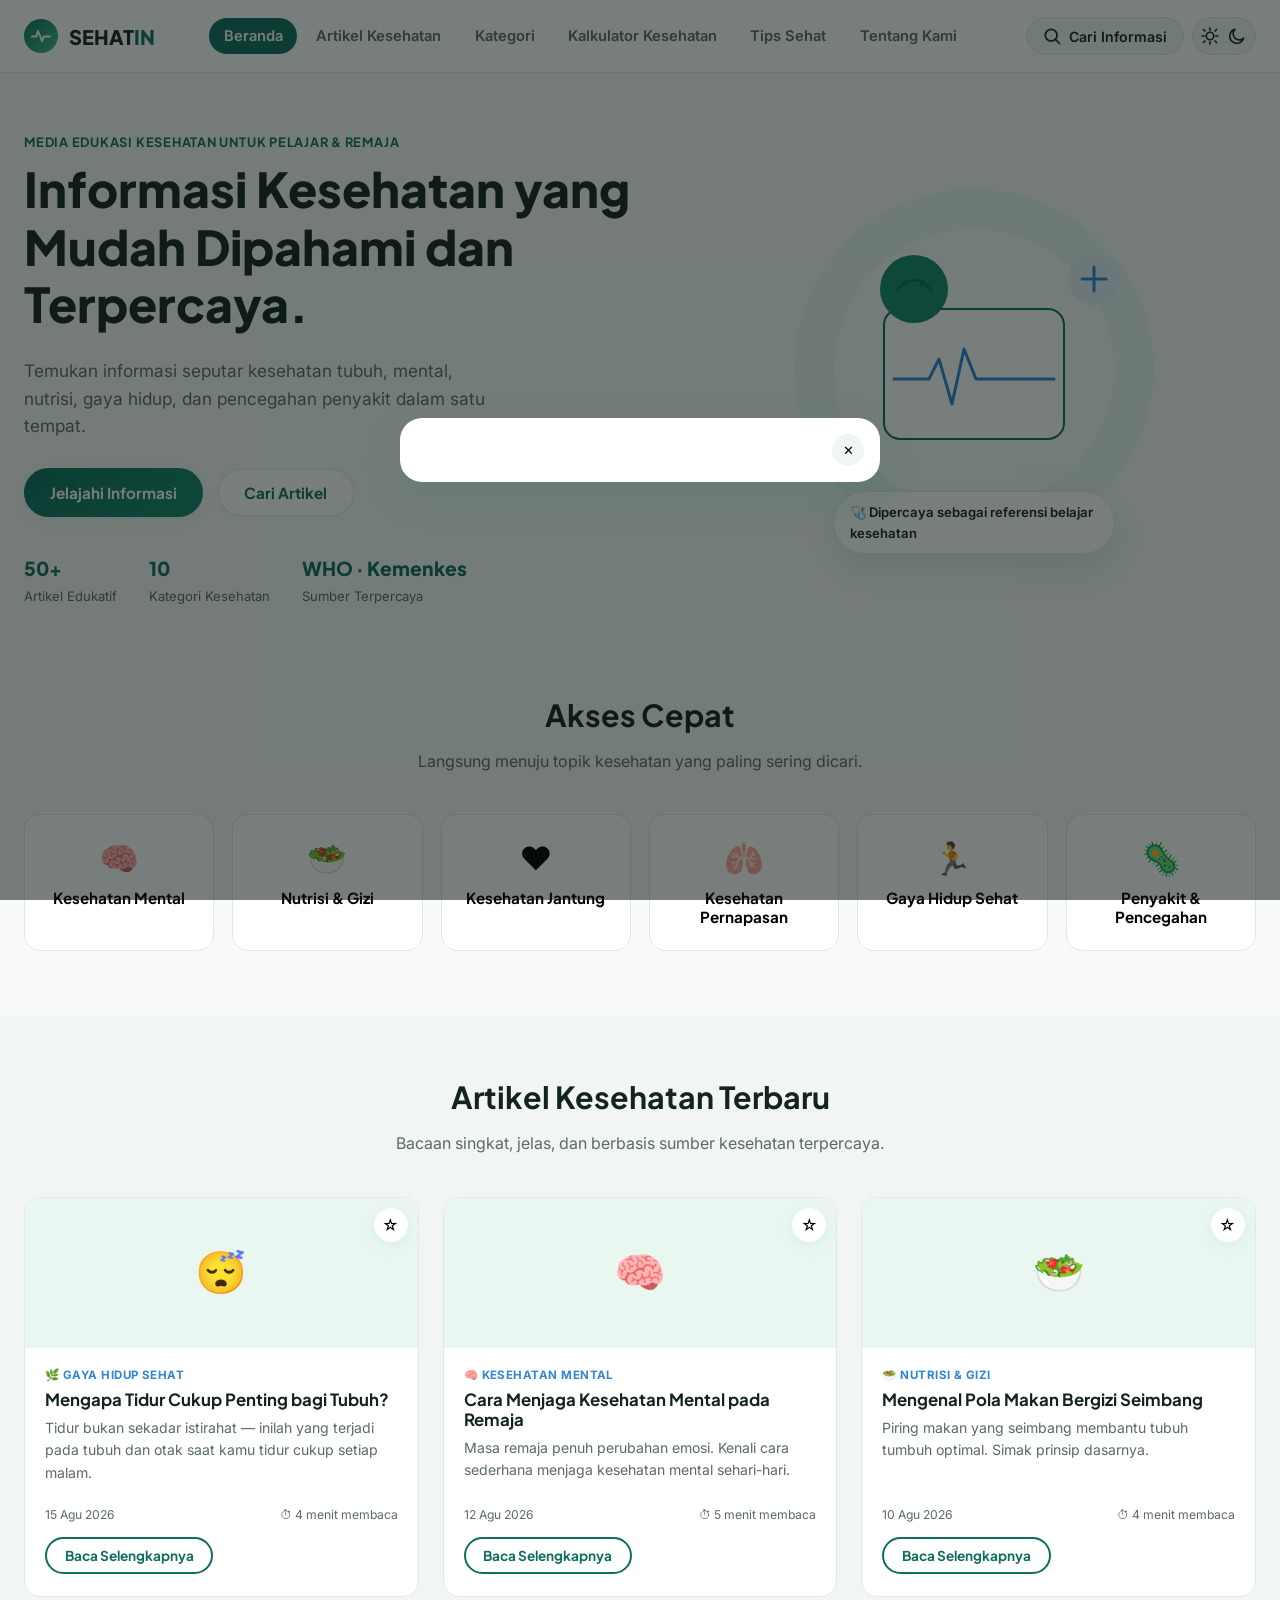
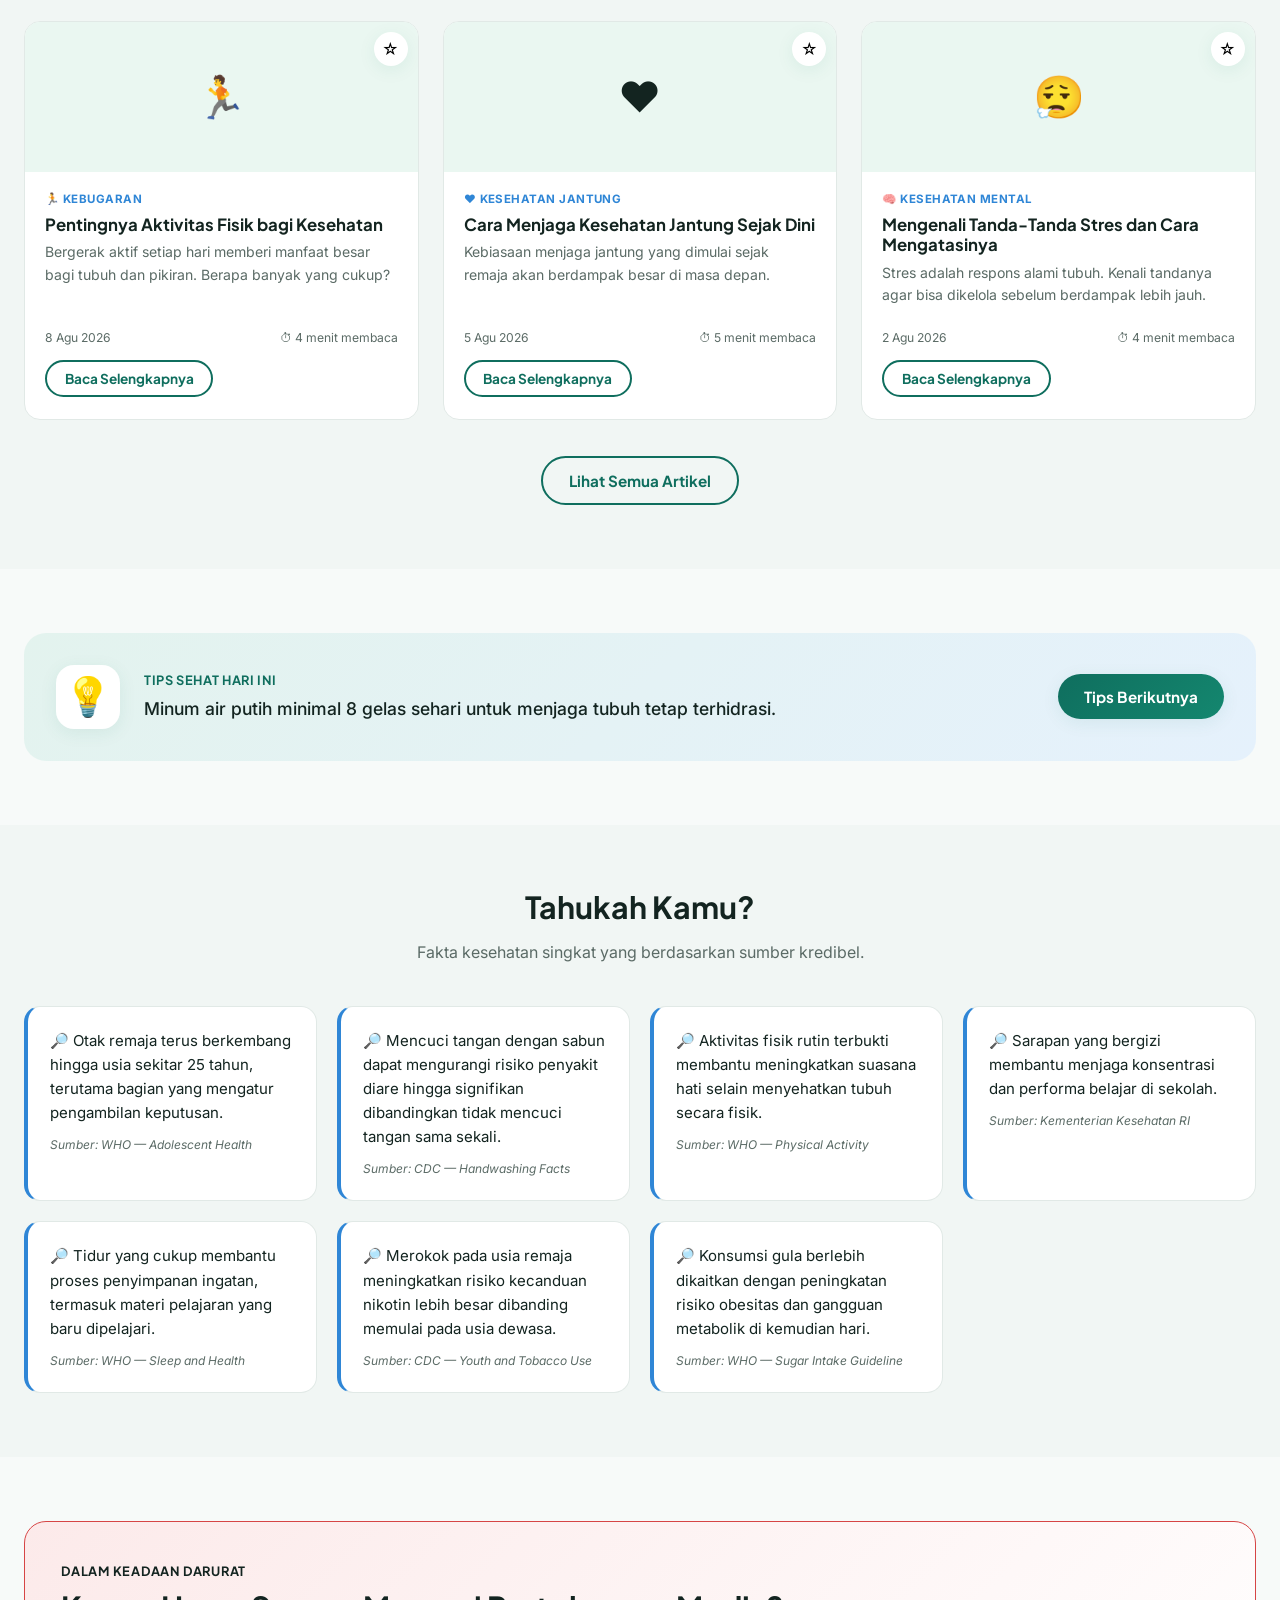
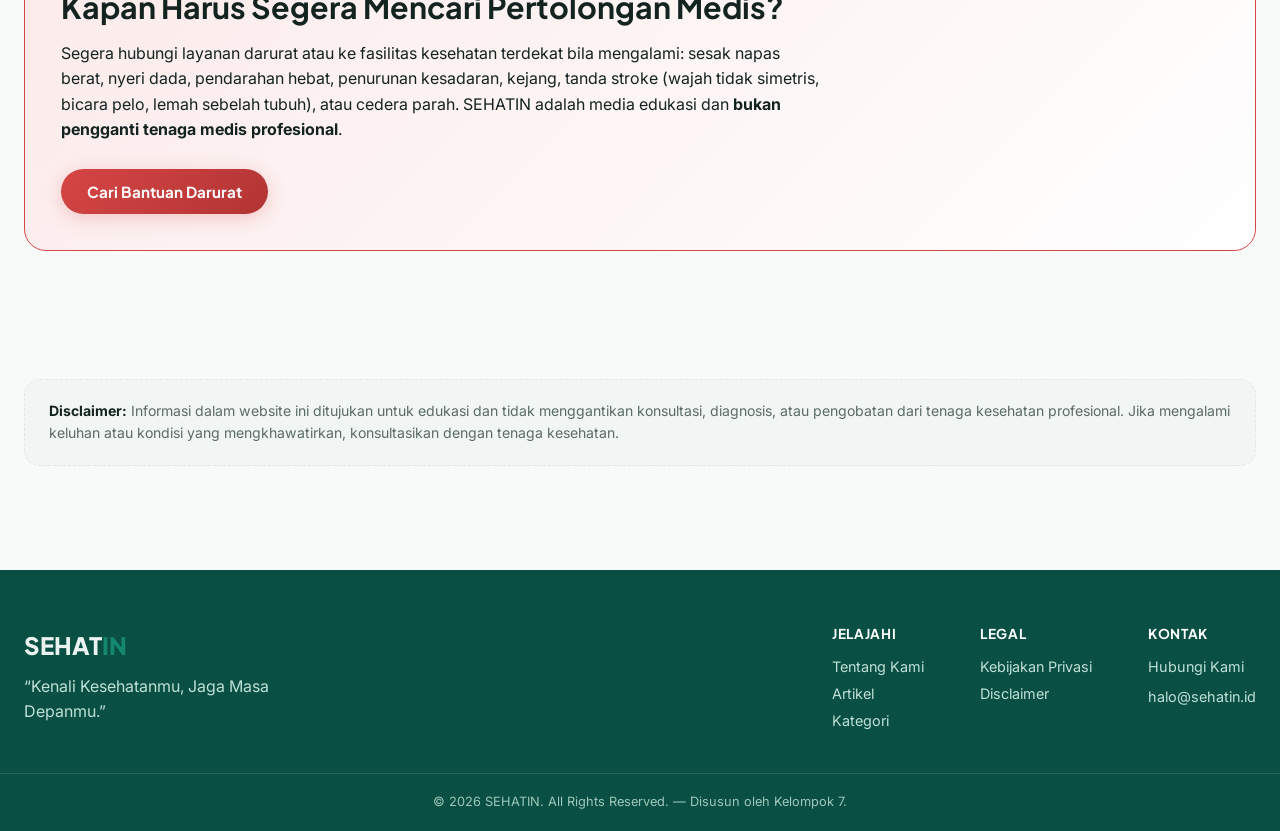
<file: index.html>
<!DOCTYPE html>
<html lang="id">
<head>
<meta charset="UTF-8">
<meta name="viewport" content="width=device-width, initial-scale=1.0">
<title>SEHATIN — Pusat Informasi Kesehatan</title>
<meta name="description" content="SEHATIN adalah pusat informasi kesehatan untuk pelajar dan remaja. Kenali kesehatanmu, jaga masa depanmu.">
<link rel="preconnect" href="https://fonts.googleapis.com">
<link rel="preconnect" href="https://fonts.gstatic.com" crossorigin>
<link href="https://fonts.googleapis.com/css2?family=Plus+Jakarta+Sans:wght@500;600;700;800&family=Inter:wght@400;500;600;700&display=swap" rel="stylesheet">
<link rel="stylesheet" href="style.css">
</head>
<body data-theme="light">

<a class="skip-link" href="#main">Lewati ke konten utama</a>

<!-- ============ NAVBAR ============ -->
<header class="navbar" id="navbar">
  <div class="nav-container">
    <button class="logo" data-view="home" aria-label="SEHATIN — kembali ke beranda">
      <svg class="logo-mark" width="34" height="34" viewBox="0 0 34 34" fill="none" aria-hidden="true">
        <circle cx="17" cy="17" r="17" fill="url(#logoGrad)"/>
        <path d="M8 17.5H12.2L14 12L18 22L20 17.5H26" stroke="white" stroke-width="2" stroke-linecap="round" stroke-linejoin="round" fill="none"/>
        <defs>
          <linearGradient id="logoGrad" x1="0" y1="0" x2="34" y2="34" gradientUnits="userSpaceOnUse">
            <stop stop-color="#0F6E5E"/>
            <stop offset="1" stop-color="#3FBF8F"/>
          </linearGradient>
        </defs>
      </svg>
      <span>SEHAT<em>IN</em></span>
    </button>

    <nav class="nav-links" id="navLinks" aria-label="Navigasi utama">
      <button class="nav-link active" data-view="home">Beranda</button>
      <button class="nav-link" data-view="artikel-list">Artikel Kesehatan</button>
      <button class="nav-link" data-view="kategori">Kategori</button>
      <button class="nav-link" data-view="kalkulator">Kalkulator Kesehatan</button>
      <button class="nav-link" data-view="tips">Tips Sehat</button>
      <button class="nav-link" data-view="tentang">Tentang Kami</button>
    </nav>

    <div class="nav-actions">
      <button class="icon-btn" id="searchToggle" aria-label="Cari informasi kesehatan" aria-expanded="false">
        <svg width="20" height="20" viewBox="0 0 24 24" fill="none" aria-hidden="true"><circle cx="11" cy="11" r="7" stroke="currentColor" stroke-width="2"/><path d="M21 21L16.65 16.65" stroke="currentColor" stroke-width="2" stroke-linecap="round"/></svg>
        <span class="icon-btn-label">Cari Informasi</span>
      </button>
      <button class="icon-btn icon-only" id="darkModeToggle" aria-label="Ganti mode gelap atau terang">
        <svg id="themeIconSun" width="20" height="20" viewBox="0 0 24 24" fill="none" aria-hidden="true"><circle cx="12" cy="12" r="4.5" stroke="currentColor" stroke-width="2"/><path d="M12 2.5V5M12 19V21.5M4.2 4.2L6 6M18 18L19.8 19.8M2.5 12H5M19 12H21.5M4.2 19.8L6 18M18 6L19.8 4.2" stroke="currentColor" stroke-width="2" stroke-linecap="round"/></svg>
        <svg id="themeIconMoon" width="20" height="20" viewBox="0 0 24 24" fill="none" aria-hidden="true" hidden><path d="M20 14.5A8.5 8.5 0 1 1 9.5 4a7 7 0 0 0 10.5 10.5Z" stroke="currentColor" stroke-width="2" stroke-linejoin="round"/></svg>
      </button>
      <button class="hamburger" id="hamburger" aria-label="Buka menu navigasi" aria-expanded="false" aria-controls="navLinks">
        <span></span><span></span><span></span>
      </button>
    </div>
  </div>

  <div class="search-panel" id="searchPanel" hidden>
    <div class="search-panel-inner">
      <svg width="20" height="20" viewBox="0 0 24 24" fill="none" aria-hidden="true"><circle cx="11" cy="11" r="7" stroke="currentColor" stroke-width="2"/><path d="M21 21L16.65 16.65" stroke="currentColor" stroke-width="2" stroke-linecap="round"/></svg>
      <input type="search" id="searchInput" placeholder="Cari: demam, stres, tidur, vitamin, olahraga..." aria-label="Kata kunci pencarian artikel kesehatan" autocomplete="off">
      <button id="searchClose" class="icon-btn icon-only" aria-label="Tutup pencarian">✕</button>
    </div>
    <div class="search-filters" id="searchFilters" role="group" aria-label="Filter kategori pencarian"></div>
    <div class="search-results" id="searchResults"></div>
  </div>
</header>

<main id="main">

<!-- ============ HOME VIEW ============ -->
<section class="view active" data-view-panel="home">

  <!-- HERO -->
  <section class="hero">
    <div class="hero-inner">
      <div class="hero-copy reveal">
        <p class="eyebrow">Media Edukasi Kesehatan untuk Pelajar &amp; Remaja</p>
        <h1>Informasi Kesehatan yang Mudah Dipahami dan Terpercaya.</h1>
        <p class="hero-sub">Temukan informasi seputar kesehatan tubuh, mental, nutrisi, gaya hidup, dan pencegahan penyakit dalam satu tempat.</p>
        <div class="hero-actions">
          <button class="btn btn-primary" data-view="artikel-list">Jelajahi Informasi</button>
          <button class="btn btn-ghost" id="heroSearchBtn">Cari Artikel</button>
        </div>
        <div class="hero-stats">
          <div class="hero-stat"><strong>50+</strong><span>Artikel Edukatif</span></div>
          <div class="hero-stat"><strong>10</strong><span>Kategori Kesehatan</span></div>
          <div class="hero-stat"><strong>WHO · Kemenkes</strong><span>Sumber Terpercaya</span></div>
        </div>
      </div>
      <div class="hero-visual reveal reveal-delay">
        <svg class="hero-illustration" viewBox="0 0 420 420" fill="none" xmlns="http://www.w3.org/2000/svg" aria-hidden="true">
          <circle cx="210" cy="210" r="180" fill="var(--accent-soft)"/>
          <circle cx="210" cy="210" r="140" fill="var(--surface)" opacity="0.6"/>
          <rect x="120" y="150" width="180" height="130" rx="16" fill="var(--surface)" stroke="var(--primary)" stroke-width="2"/>
          <circle cx="150" cy="130" r="34" fill="var(--primary-light)"/>
          <path d="M132 132q18 -22 36 0" stroke="var(--primary)" stroke-width="2.5" stroke-linecap="round" fill="none"/>
          <circle cx="142" cy="124" r="3" fill="var(--primary)"/>
          <circle cx="158" cy="124" r="3" fill="var(--primary)"/>
          <path id="ecgPath" class="ecg-line" d="M130 220 H165 L175 200 L188 245 L200 190 L212 220 H290" stroke="var(--secondary)" stroke-width="3" stroke-linecap="round" stroke-linejoin="round" fill="none"/>
          <circle cx="330" cy="120" r="26" fill="var(--secondary-soft)"/>
          <path d="M330 108v24M318 120h24" stroke="var(--secondary)" stroke-width="3" stroke-linecap="round"/>
          <circle cx="80" cy="300" r="22" fill="var(--primary-soft)"/>
          <path d="M80 291v18M71 300h18" stroke="var(--primary)" stroke-width="3" stroke-linecap="round"/>
        </svg>
        <div class="floating-badge">🩺 Dipercaya sebagai referensi belajar kesehatan</div>
      </div>
    </div>
  </section>

  <!-- QUICK ACCESS -->
  <section class="section">
    <div class="section-head">
      <h2>Akses Cepat</h2>
      <p>Langsung menuju topik kesehatan yang paling sering dicari.</p>
    </div>
    <div class="quick-grid" id="quickAccessGrid"></div>
  </section>

  <!-- ARTIKEL TERBARU -->
  <section class="section section-alt">
    <div class="section-head">
      <h2>Artikel Kesehatan Terbaru</h2>
      <p>Bacaan singkat, jelas, dan berbasis sumber kesehatan terpercaya.</p>
    </div>
    <div class="article-grid" id="latestArticleGrid"></div>
    <div class="section-cta">
      <button class="btn btn-outline" data-view="artikel-list">Lihat Semua Artikel</button>
    </div>
  </section>

  <!-- TIPS SEHAT HARI INI -->
  <section class="section">
    <div class="tips-card reveal-on-scroll">
      <div class="tips-icon">💡</div>
      <div class="tips-body">
        <p class="tips-label">Tips Sehat Hari Ini</p>
        <p class="tips-text" id="tipText">Memuat tips...</p>
      </div>
      <button class="btn btn-primary" id="nextTipBtn">Tips Berikutnya</button>
    </div>
  </section>

  <!-- HEALTH FACTS -->
  <section class="section section-alt">
    <div class="section-head">
      <h2>Tahukah Kamu?</h2>
      <p>Fakta kesehatan singkat yang berdasarkan sumber kredibel.</p>
    </div>
    <div class="facts-grid" id="factsGrid"></div>
  </section>

  <!-- EMERGENCY -->
  <section class="section">
    <div class="emergency-card reveal-on-scroll">
      <div class="emergency-text">
        <p class="eyebrow eyebrow-alert">Dalam Keadaan Darurat</p>
        <h2>Kapan Harus Segera Mencari Pertolongan Medis?</h2>
        <p>Segera hubungi layanan darurat atau ke fasilitas kesehatan terdekat bila mengalami: sesak napas berat, nyeri dada, pendarahan hebat, penurunan kesadaran, kejang, tanda stroke (wajah tidak simetris, bicara pelo, lemah sebelah tubuh), atau cedera parah. SEHATIN adalah media edukasi dan <strong>bukan pengganti tenaga medis profesional</strong>.</p>
        <button class="btn btn-alert" id="emergencyBtn">Cari Bantuan Darurat</button>
      </div>
    </div>
  </section>

  <!-- DISCLAIMER -->
  <section class="section">
    <div class="disclaimer-box">
      <strong>Disclaimer:</strong> Informasi dalam website ini ditujukan untuk edukasi dan tidak menggantikan konsultasi, diagnosis, atau pengobatan dari tenaga kesehatan profesional. Jika mengalami keluhan atau kondisi yang mengkhawatirkan, konsultasikan dengan tenaga kesehatan.
    </div>
  </section>

</section>

<!-- ============ ARTIKEL LIST VIEW ============ -->
<section class="view" data-view-panel="artikel-list">
  <div class="page-header">
    <p class="eyebrow">Artikel Kesehatan</p>
    <h1>Semua Artikel Kesehatan</h1>
    <p class="page-sub">Jelajahi seluruh artikel edukasi kesehatan, atau saring berdasarkan kategori favoritmu.</p>
  </div>
  <div class="section">
    <div class="filter-bar" id="categoryFilterBar" role="group" aria-label="Filter kategori artikel"></div>
    <div class="filter-toolbar">
      <p id="articleResultCount" class="result-count"></p>
      <button class="chip chip-toggle" id="favoriteToggleBtn" aria-pressed="false">⭐ Tampilkan Favorit Saja</button>
    </div>
    <div class="article-grid" id="allArticleGrid"></div>
    <p class="empty-state" id="articleEmptyState" hidden>Belum ada artikel yang cocok. Coba kata kunci atau kategori lain.</p>
  </div>
</section>

<!-- ============ ARTIKEL DETAIL VIEW ============ -->
<section class="view" data-view-panel="artikel-detail">
  <div class="reading-progress" id="readingProgress"></div>
  <article class="article-detail" id="articleDetailContent"></article>
</section>

<!-- ============ KATEGORI VIEW ============ -->
<section class="view" data-view-panel="kategori">
  <div class="page-header">
    <p class="eyebrow">Kategori</p>
    <h1>Kategori Kesehatan</h1>
    <p class="page-sub">Sepuluh topik utama untuk memahami tubuh dan pikiranmu lebih baik.</p>
  </div>
  <div class="section">
    <div class="category-grid" id="categoryGridFull"></div>
  </div>
</section>

<!-- ============ KALKULATOR VIEW ============ -->
<section class="view" data-view-panel="kalkulator">
  <div class="page-header">
    <p class="eyebrow">Kalkulator Kesehatan</p>
    <h1>Kalkulator Kesehatan</h1>
    <p class="page-sub">Alat bantu edukatif untuk mengenali kondisi tubuhmu secara umum.</p>
  </div>

  <div class="section">
    <div class="calc-disclaimer">⚠️ Hasil kalkulator di halaman ini hanya untuk <strong>edukasi</strong> dan bukan diagnosis medis. Untuk penilaian kesehatan yang akurat, konsultasikan dengan tenaga kesehatan profesional.</div>

    <div class="calc-grid">

      <!-- BMI -->
      <div class="calc-card">
        <h3>🧮 Kalkulator BMI (Indeks Massa Tubuh)</h3>
        <form id="bmiForm" novalidate>
          <div class="form-row">
            <label for="bmiWeight">Berat Badan (kg)</label>
            <input type="number" id="bmiWeight" min="1" max="400" step="0.1" required inputmode="decimal">
            <span class="field-error" id="bmiWeightError"></span>
          </div>
          <div class="form-row">
            <label for="bmiHeight">Tinggi Badan (cm)</label>
            <input type="number" id="bmiHeight" min="50" max="300" step="0.1" required inputmode="decimal">
            <span class="field-error" id="bmiHeightError"></span>
          </div>
          <button type="submit" class="btn btn-primary btn-block">Hitung BMI</button>
        </form>
        <div class="calc-result" id="bmiResult" hidden></div>
      </div>

      <!-- WATER -->
      <div class="calc-card">
        <h3>💧 Kalkulator Kebutuhan Air Harian</h3>
        <form id="waterForm" novalidate>
          <div class="form-row">
            <label for="waterWeight">Berat Badan (kg)</label>
            <input type="number" id="waterWeight" min="1" max="400" step="0.1" required inputmode="decimal">
            <span class="field-error" id="waterWeightError"></span>
          </div>
          <div class="form-row">
            <label for="waterActivity">Tingkat Aktivitas</label>
            <select id="waterActivity">
              <option value="1">Ringan (jarang berolahraga)</option>
              <option value="1.1">Sedang (olahraga 2–3x/minggu)</option>
              <option value="1.2">Aktif (olahraga hampir tiap hari)</option>
            </select>
          </div>
          <button type="submit" class="btn btn-primary btn-block">Hitung Kebutuhan Air</button>
        </form>
        <div class="calc-result" id="waterResult" hidden></div>
      </div>

      <!-- CALORIE -->
      <div class="calc-card">
        <h3>🔥 Kalkulator Kebutuhan Kalori Sederhana</h3>
        <form id="calorieForm" novalidate>
          <div class="form-row">
            <label for="calGender">Jenis Kelamin</label>
            <select id="calGender">
              <option value="male">Laki-laki</option>
              <option value="female">Perempuan</option>
            </select>
          </div>
          <div class="form-row">
            <label for="calWeight">Berat Badan (kg)</label>
            <input type="number" id="calWeight" min="1" max="400" step="0.1" required inputmode="decimal">
            <span class="field-error" id="calWeightError"></span>
          </div>
          <div class="form-row">
            <label for="calHeight">Tinggi Badan (cm)</label>
            <input type="number" id="calHeight" min="50" max="300" step="0.1" required inputmode="decimal">
            <span class="field-error" id="calHeightError"></span>
          </div>
          <div class="form-row">
            <label for="calAge">Usia (tahun)</label>
            <input type="number" id="calAge" min="5" max="120" step="1" required inputmode="numeric">
            <span class="field-error" id="calAgeError"></span>
          </div>
          <div class="form-row">
            <label for="calActivity">Tingkat Aktivitas</label>
            <select id="calActivity">
              <option value="1.2">Jarang berolahraga</option>
              <option value="1.375">Olahraga ringan 1–3x/minggu</option>
              <option value="1.55">Olahraga sedang 3–5x/minggu</option>
              <option value="1.725">Olahraga berat 6–7x/minggu</option>
            </select>
          </div>
          <button type="submit" class="btn btn-primary btn-block">Hitung Kebutuhan Kalori</button>
        </form>
        <div class="calc-result" id="calorieResult" hidden></div>
      </div>

      <!-- AGE -->
      <div class="calc-card">
        <h3>🎂 Kalkulator Usia</h3>
        <form id="ageForm" novalidate>
          <div class="form-row">
            <label for="birthDate">Tanggal Lahir</label>
            <input type="date" id="birthDate" required>
            <span class="field-error" id="birthDateError"></span>
          </div>
          <button type="submit" class="btn btn-primary btn-block">Hitung Usia</button>
        </form>
        <div class="calc-result" id="ageResult" hidden></div>
      </div>

    </div>
  </div>
</section>

<!-- ============ TIPS VIEW ============ -->
<section class="view" data-view-panel="tips">
  <div class="page-header">
    <p class="eyebrow">Tips Sehat</p>
    <h1>Tips Sehat Harian</h1>
    <p class="page-sub">Kebiasaan kecil yang konsisten membawa dampak besar bagi kesehatan jangka panjang.</p>
  </div>
  <div class="section">
    <div class="tips-card tips-card-full reveal-on-scroll">
      <div class="tips-icon">💡</div>
      <div class="tips-body">
        <p class="tips-label">Tips Pilihan</p>
        <p class="tips-text" id="tipTextFull">Memuat tips...</p>
      </div>
      <button class="btn btn-primary" id="nextTipBtnFull">Tips Berikutnya</button>
    </div>
    <div class="tips-list" id="allTipsList"></div>
  </div>
</section>

<!-- ============ TENTANG VIEW ============ -->
<section class="view" data-view-panel="tentang">
  <div class="page-header">
    <p class="eyebrow">Tentang Kami</p>
    <h1>Tentang SEHATIN</h1>
    <p class="page-sub">Kenali Kesehatanmu, Jaga Masa Depanmu.</p>
  </div>
  <div class="section about-grid">
    <div class="about-text">
      <h2>Misi Kami</h2>
      <p>SEHATIN adalah media edukasi kesehatan yang ditujukan bagi masyarakat umum, khususnya pelajar dan remaja. Kami menyajikan informasi seputar kesehatan tubuh, kesehatan mental, nutrisi, gaya hidup, dan pencegahan penyakit dengan bahasa yang sederhana dan mudah dipahami.</p>
      <p>Seluruh konten disusun dengan merujuk pada sumber kesehatan yang kredibel seperti WHO, Kementerian Kesehatan RI, dan CDC. SEHATIN tidak memberikan diagnosis maupun anjuran pengobatan — kami hanya menjadi titik awal untuk memahami kesehatanmu sebelum berkonsultasi dengan tenaga kesehatan profesional.</p>
      <h2>Tim Penyusun — Kelompok 7</h2>
      <ul class="team-list">
        <li>Dinda Maishilla</li>
        <li>Jaza Anil Chusna</li>
        <li>Muhammad Narda Nafis</li>
        <li>Putu Raditya</li>
      </ul>
    </div>
    <div class="about-contact">
      <h2>Hubungi Kami</h2>
      <p>Punya pertanyaan, masukan, atau ingin melaporkan informasi yang perlu diperbaiki? Kirim pesan kepada kami.</p>
      <form id="contactForm" novalidate>
        <div class="form-row">
          <label for="contactName">Nama</label>
          <input type="text" id="contactName" required>
          <span class="field-error" id="contactNameError"></span>
        </div>
        <div class="form-row">
          <label for="contactEmail">Email</label>
          <input type="email" id="contactEmail" required>
          <span class="field-error" id="contactEmailError"></span>
        </div>
        <div class="form-row">
          <label for="contactMessage">Pesan</label>
          <textarea id="contactMessage" rows="4" required></textarea>
          <span class="field-error" id="contactMessageError"></span>
        </div>
        <button type="submit" class="btn btn-primary btn-block">Kirim Pesan</button>
      </form>
    </div>
  </div>
</section>

</main>

<!-- ============ FOOTER ============ -->
<footer class="footer">
  <div class="footer-inner">
    <div class="footer-brand">
      <span class="logo-text">SEHAT<em>IN</em></span>
      <p>“Kenali Kesehatanmu, Jaga Masa Depanmu.”</p>
    </div>
    <div class="footer-links">
      <div class="footer-col">
        <h4>Jelajahi</h4>
        <button data-view="tentang">Tentang Kami</button>
        <button data-view="artikel-list">Artikel</button>
        <button data-view="kategori">Kategori</button>
      </div>
      <div class="footer-col">
        <h4>Legal</h4>
        <button data-footer-modal="privacy">Kebijakan Privasi</button>
        <button data-footer-modal="disclaimer">Disclaimer</button>
      </div>
      <div class="footer-col">
        <h4>Kontak</h4>
        <button data-view="tentang">Hubungi Kami</button>
        <span class="footer-static">halo@sehatin.id</span>
      </div>
    </div>
  </div>
  <div class="footer-bottom">© 2026 SEHATIN. All Rights Reserved. — Disusun oleh Kelompok 7.</div>
</footer>

<button class="scroll-top" id="scrollTopBtn" aria-label="Kembali ke atas halaman" hidden>↑</button>
<div class="toast-container" id="toastContainer" aria-live="polite" aria-atomic="true"></div>

<div class="modal-overlay" id="modalOverlay" hidden>
  <div class="modal" role="dialog" aria-modal="true" aria-labelledby="modalTitle">
    <button class="modal-close" id="modalClose" aria-label="Tutup jendela">✕</button>
    <div id="modalBody"></div>
  </div>
</div>

<script src="script.js"></script>
</body>
</html>
</file>
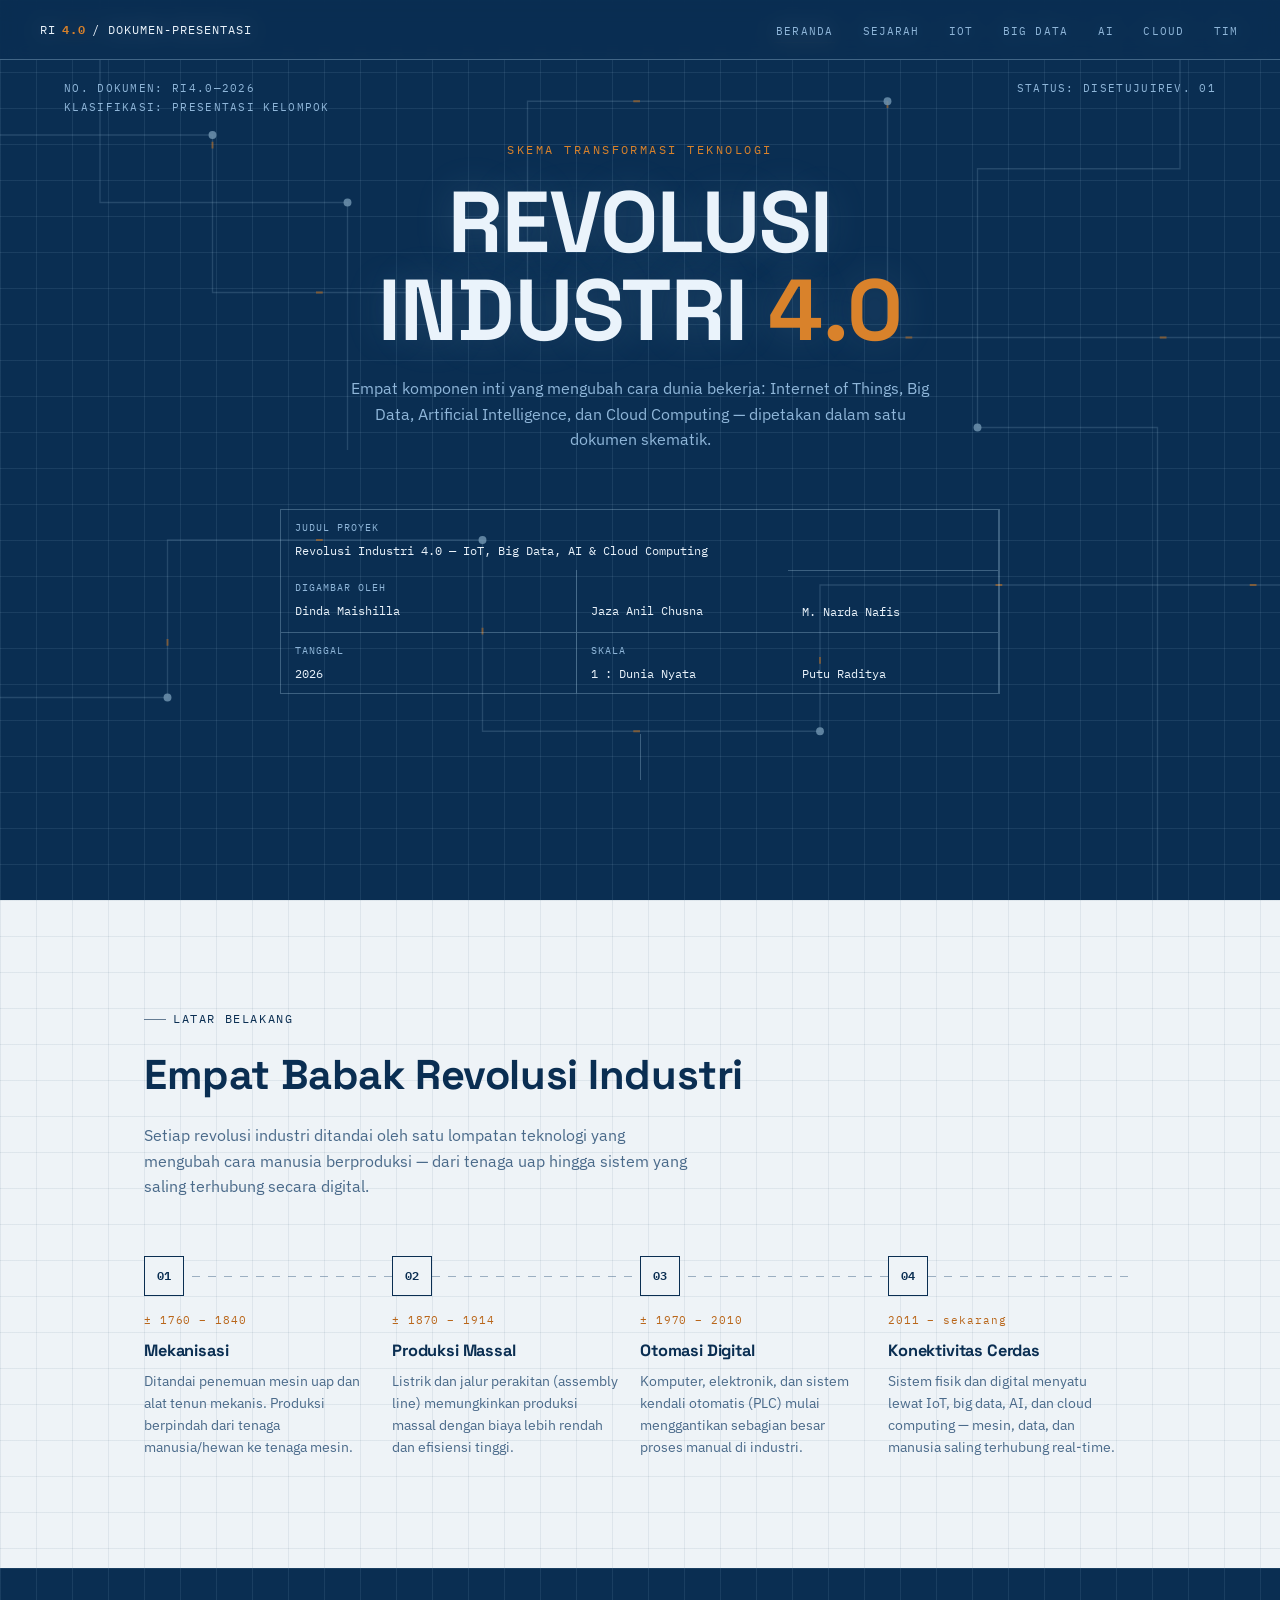
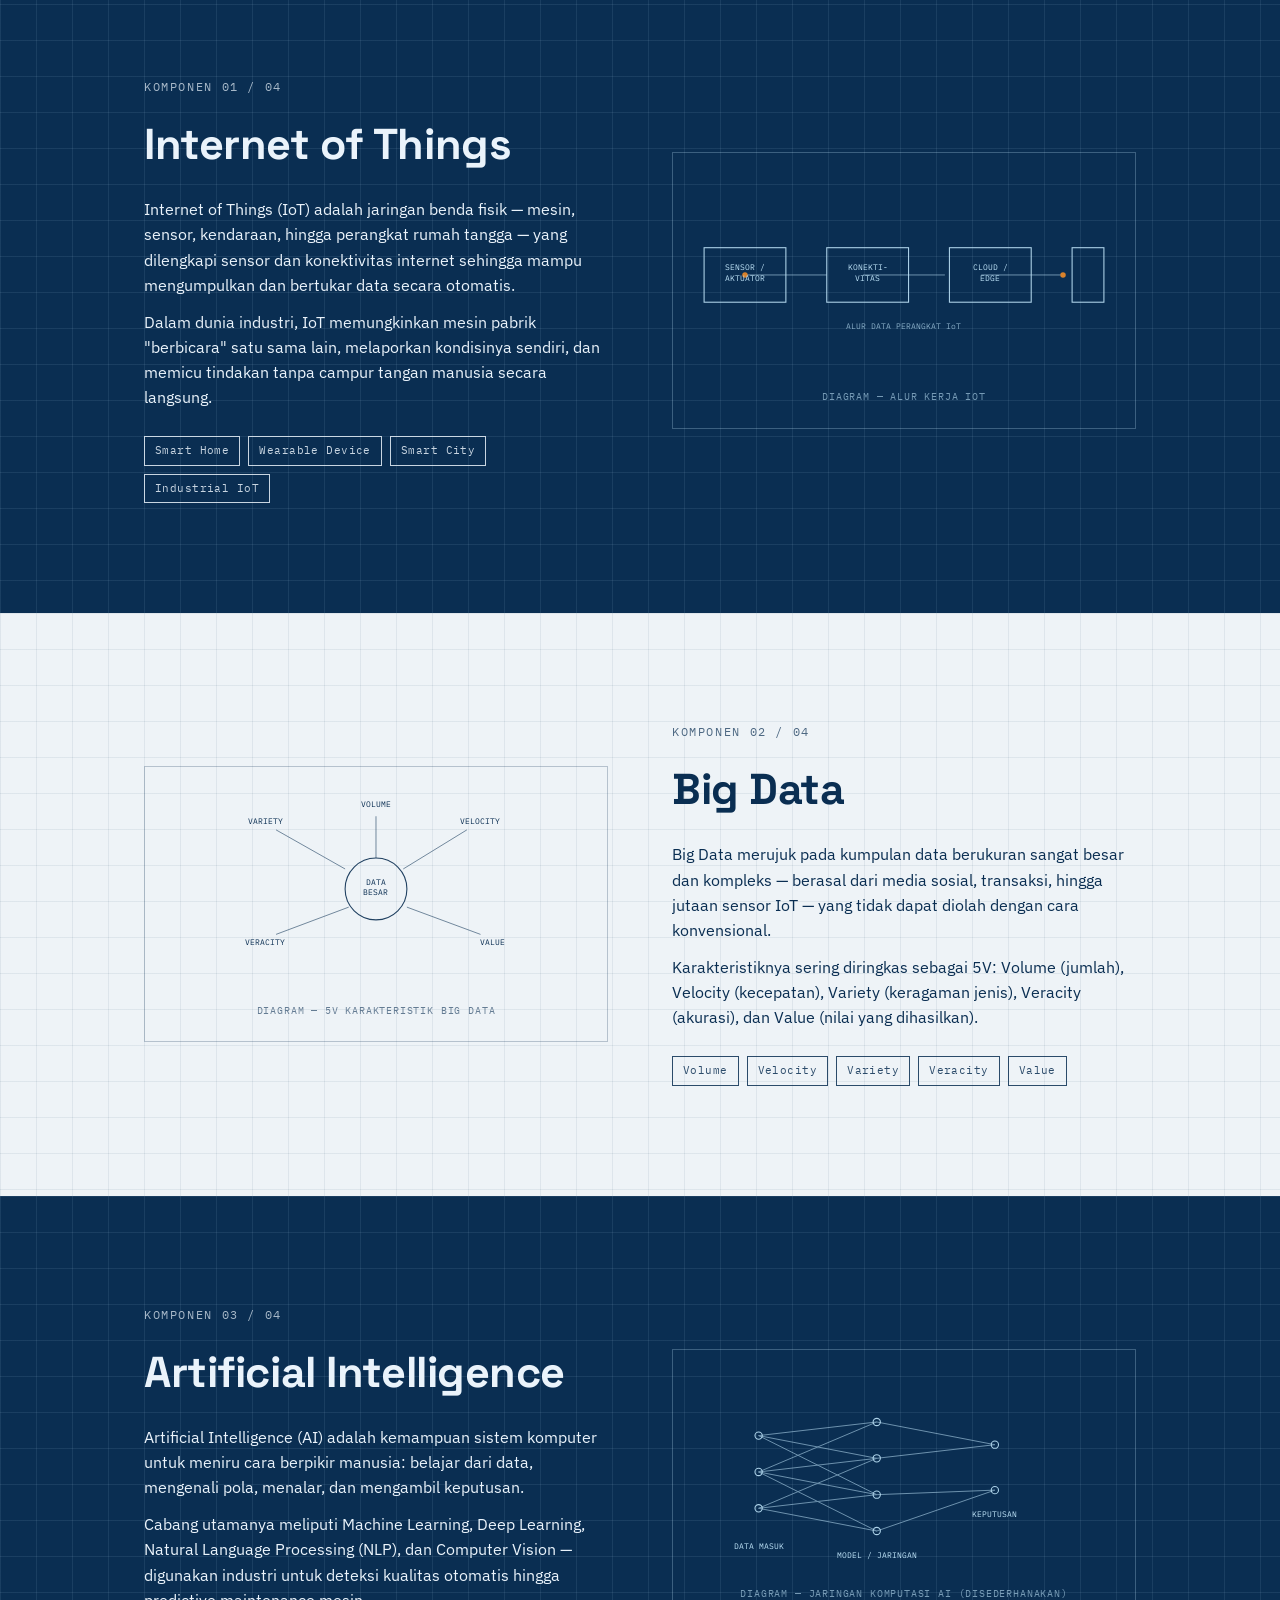
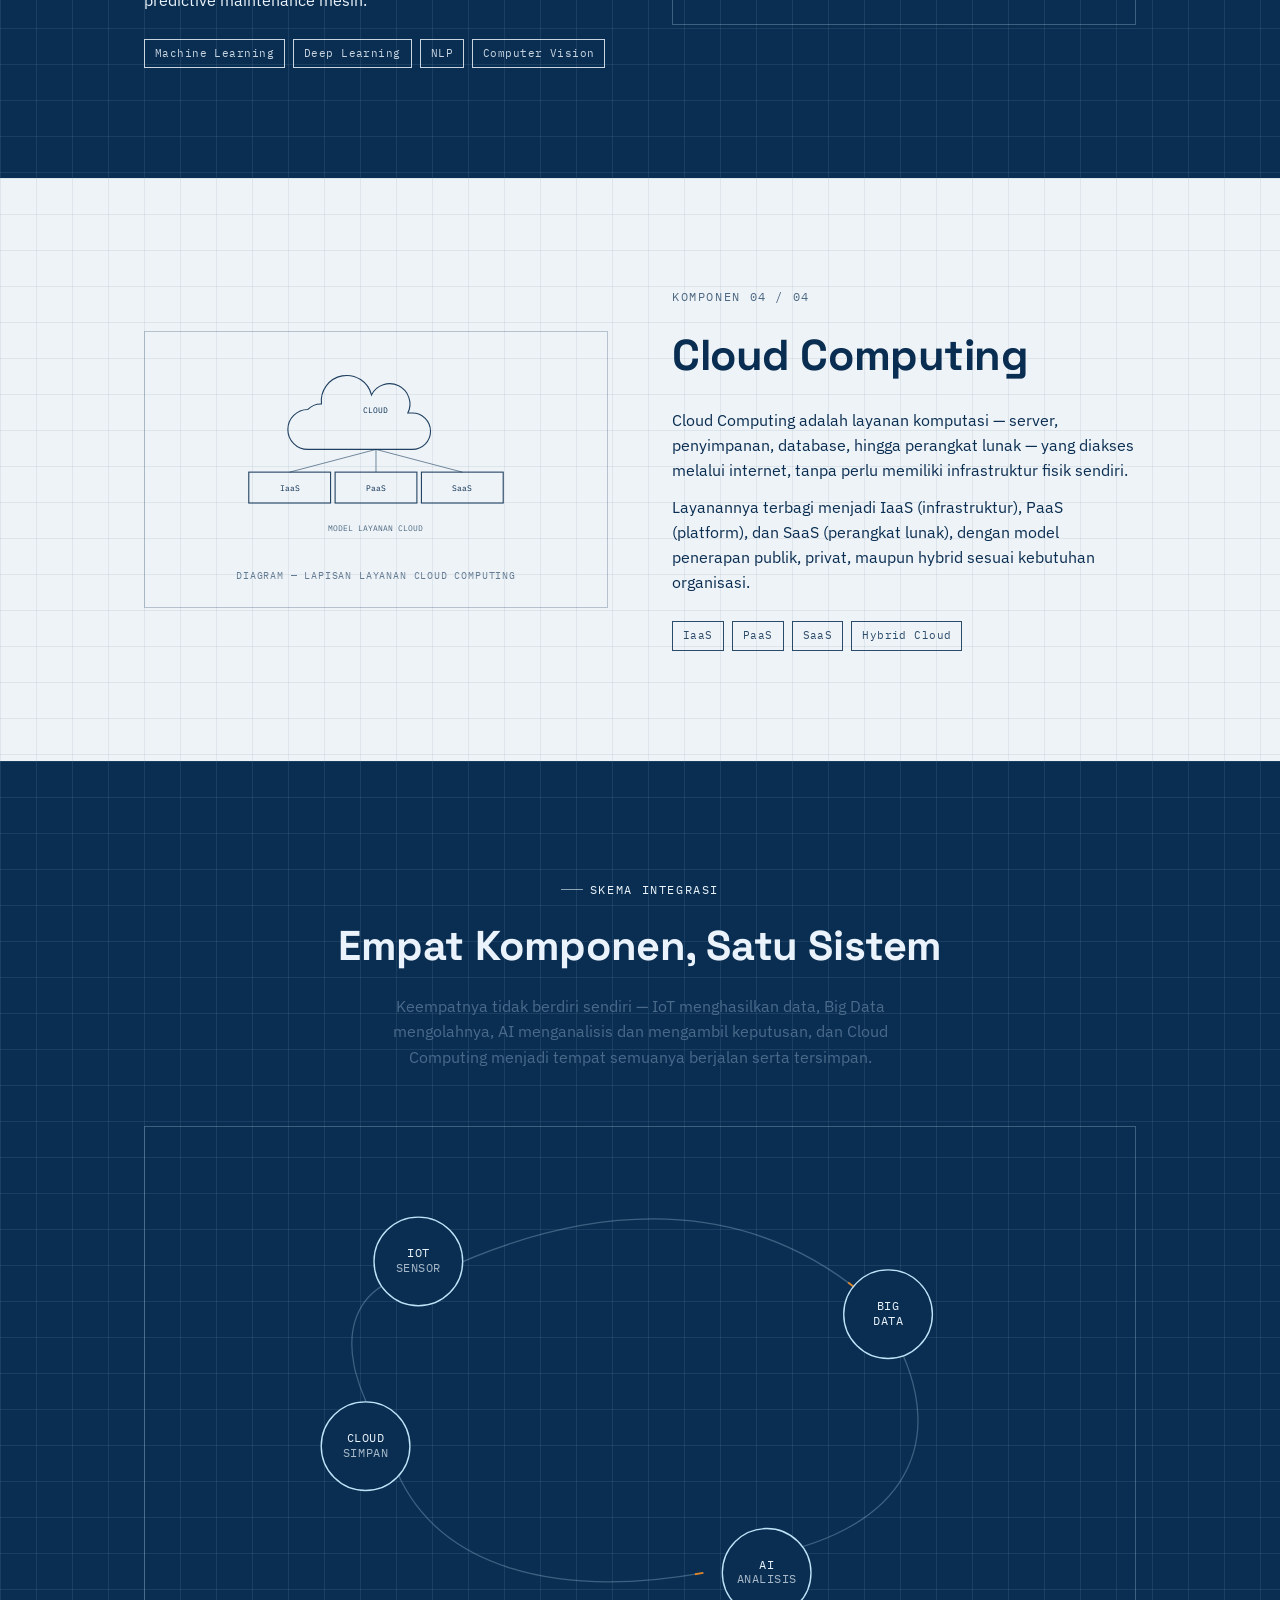
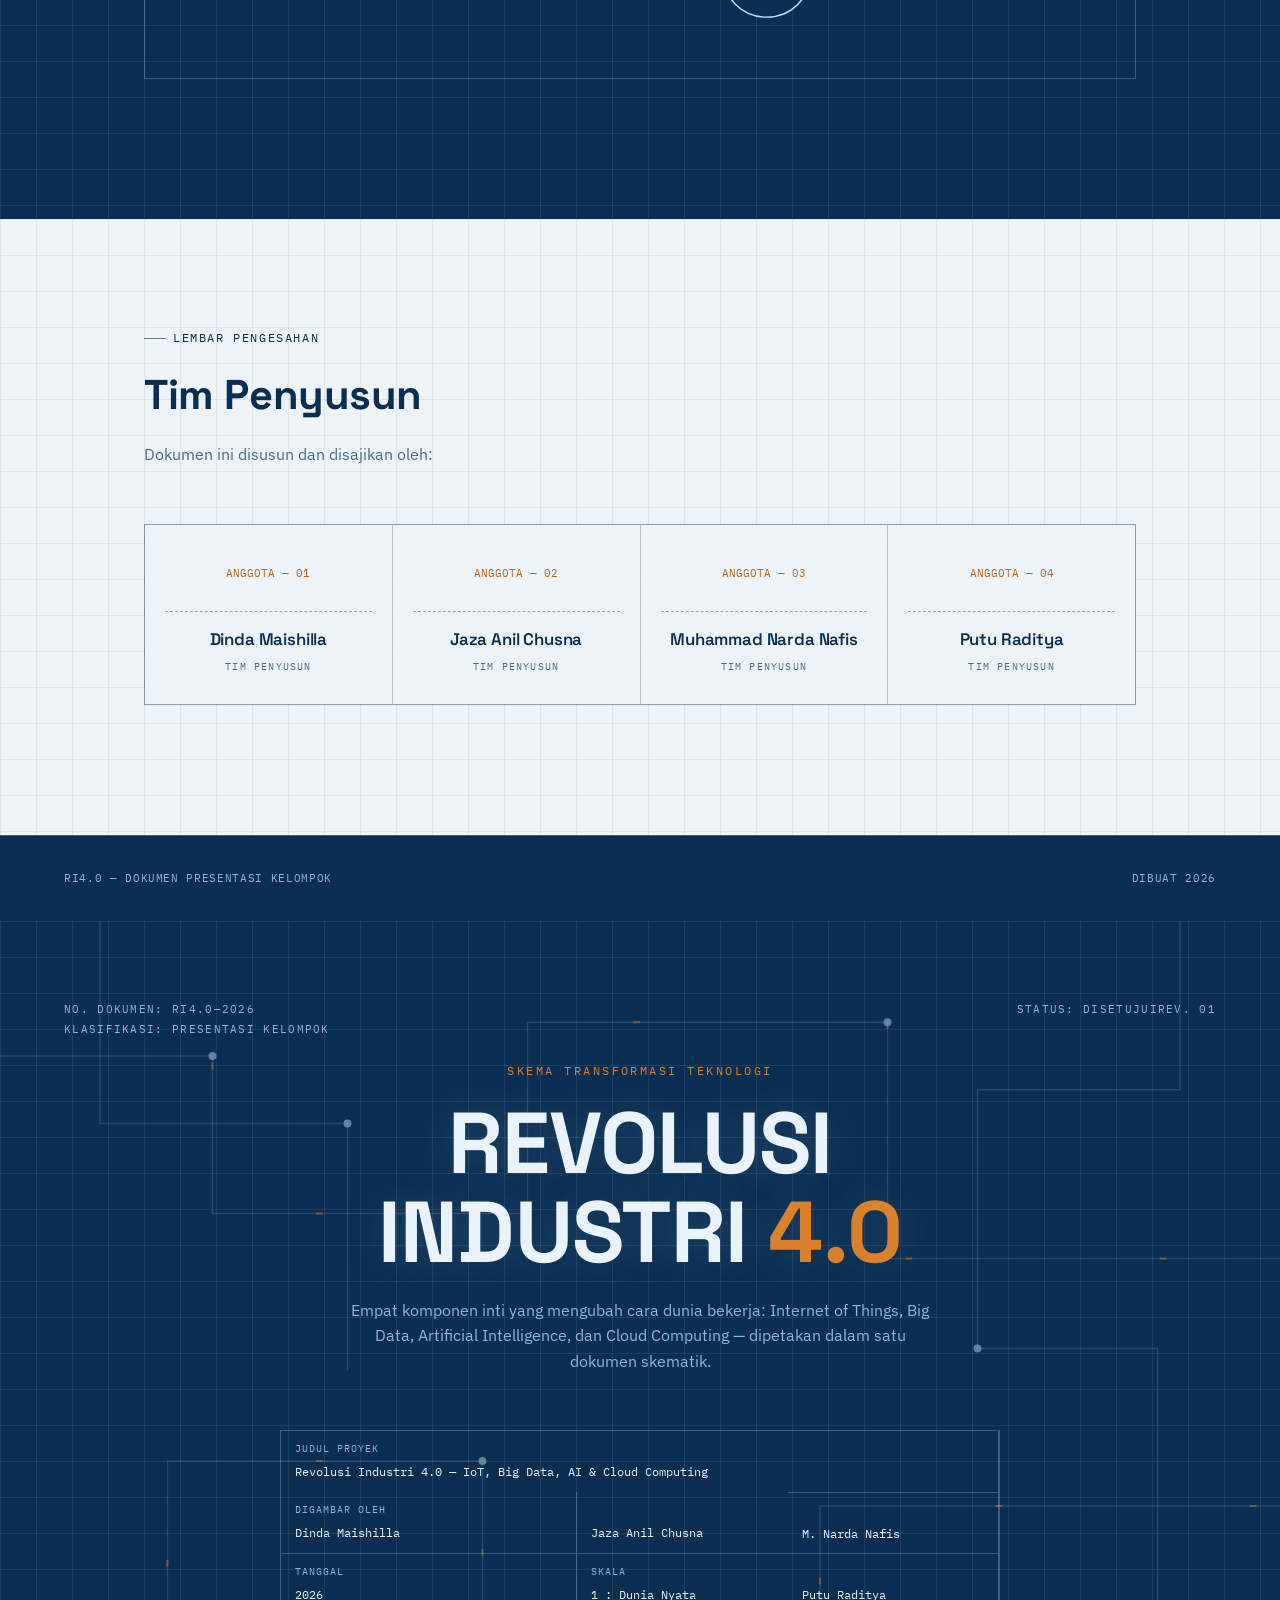
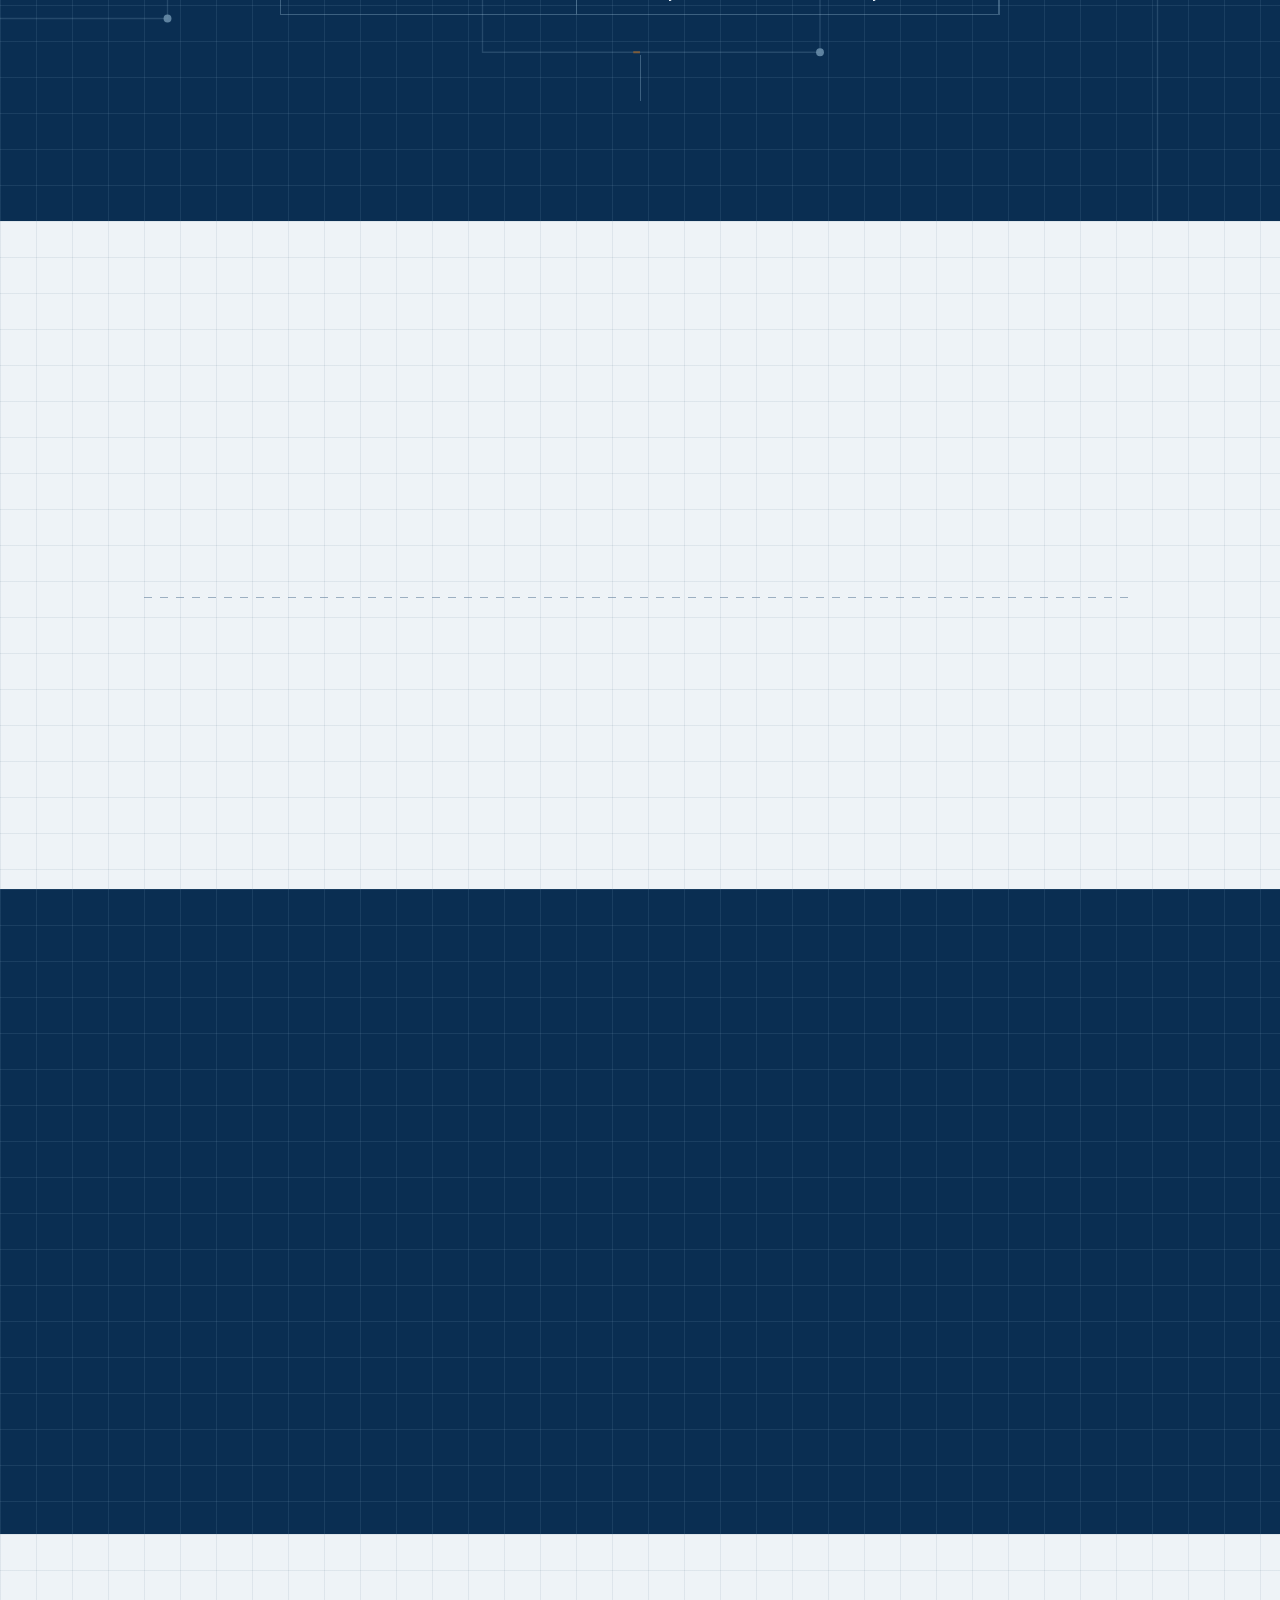
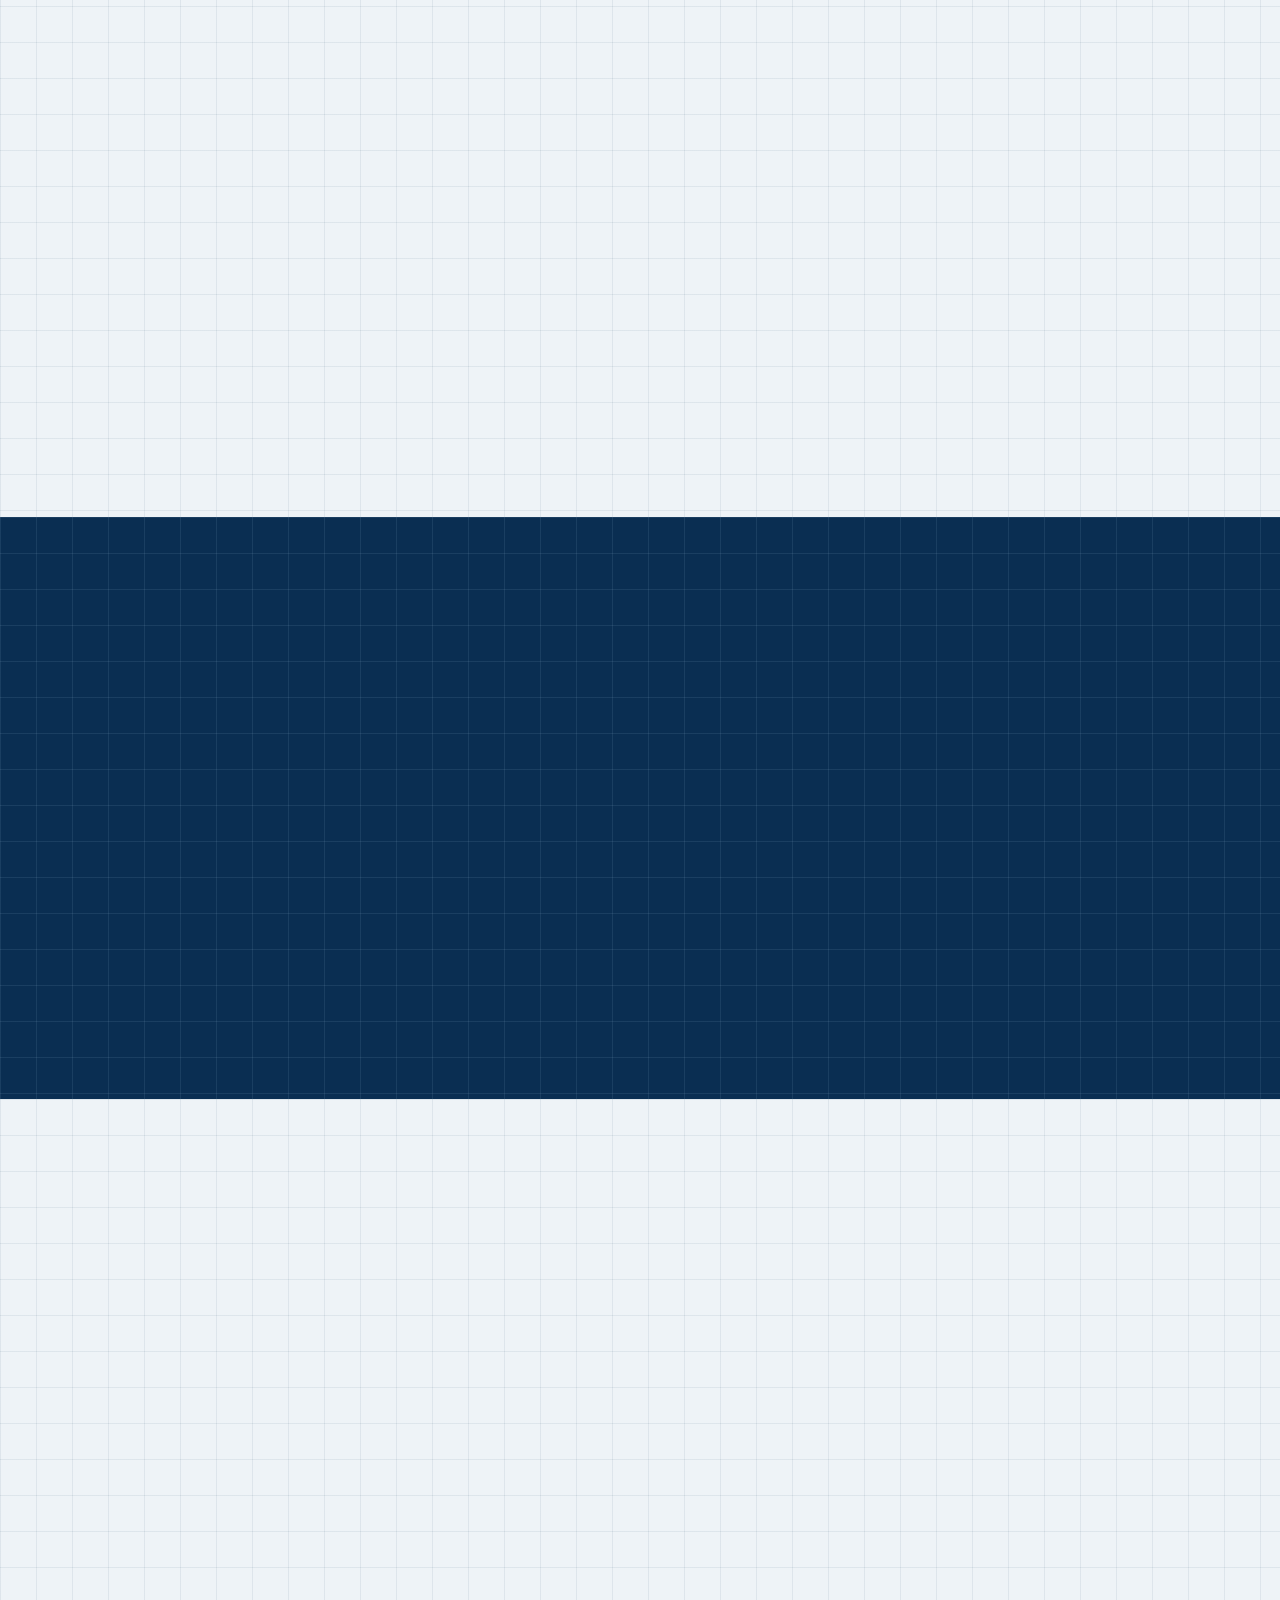
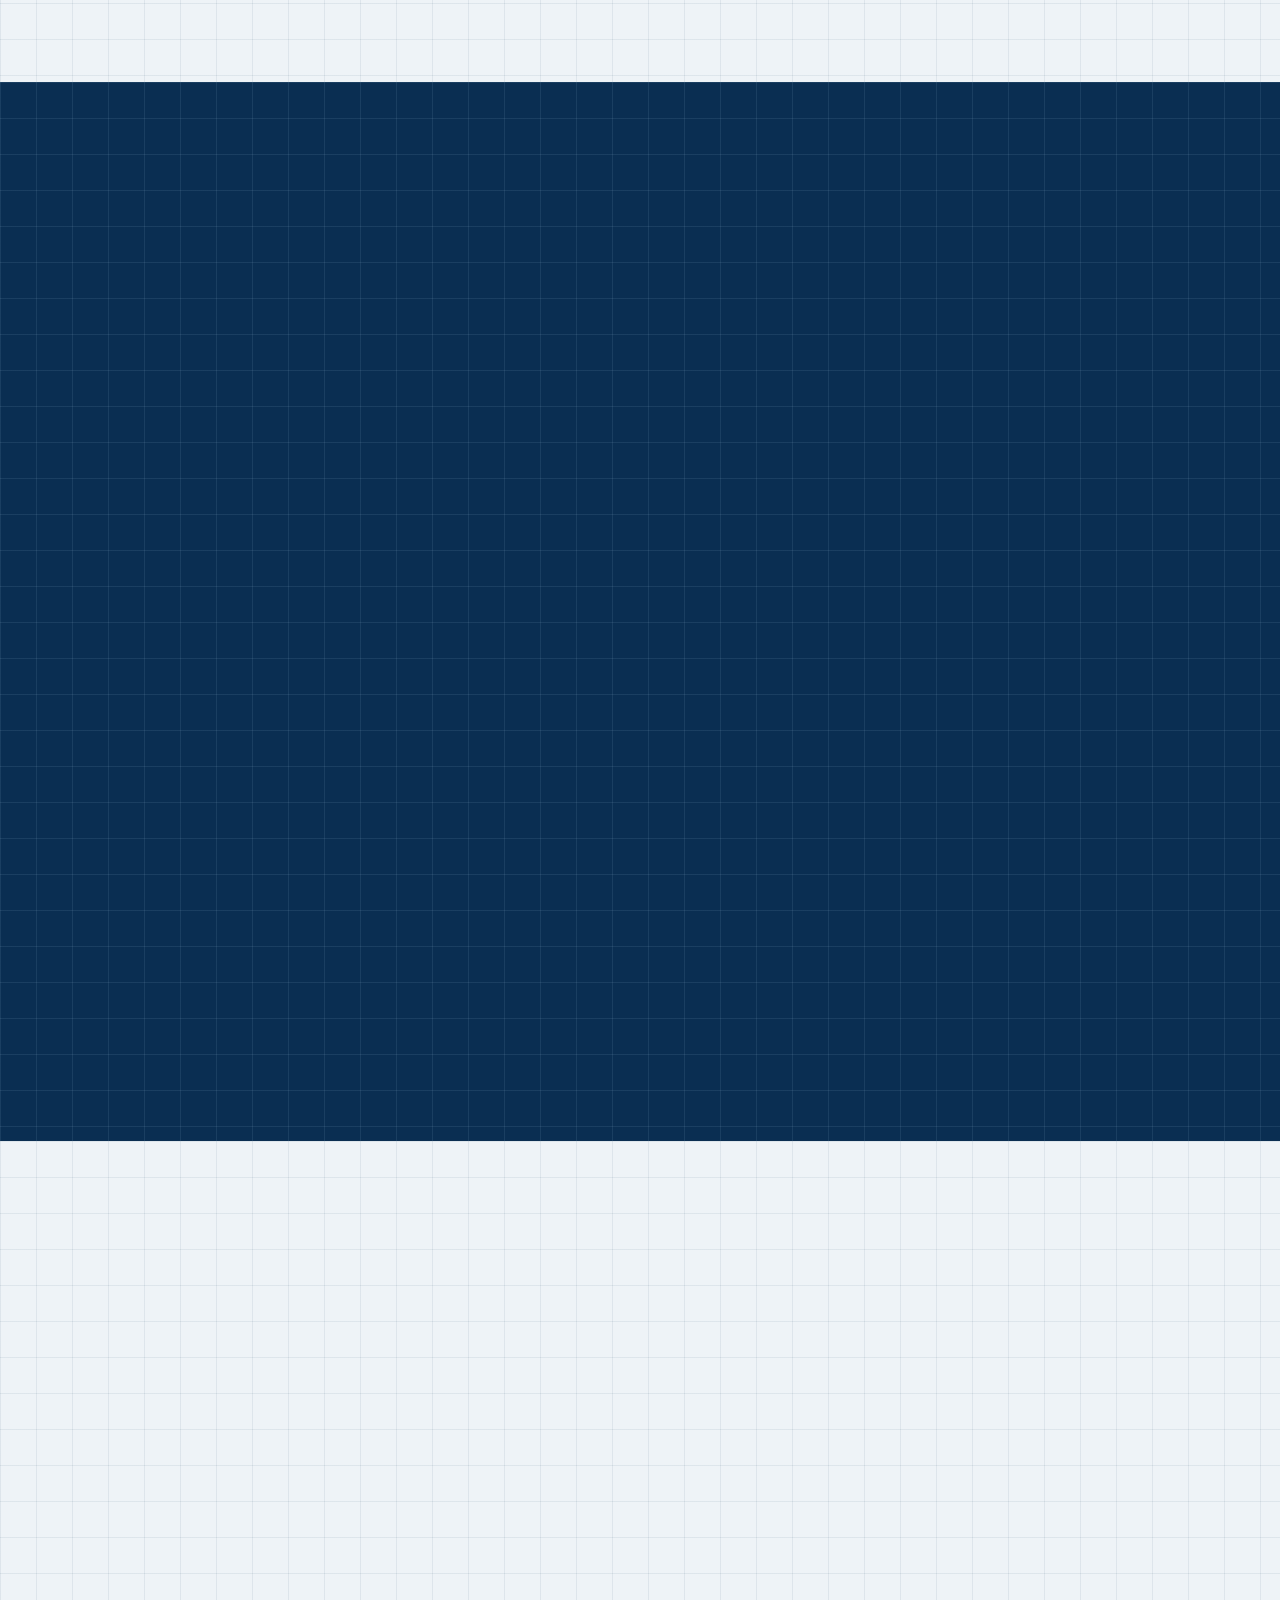
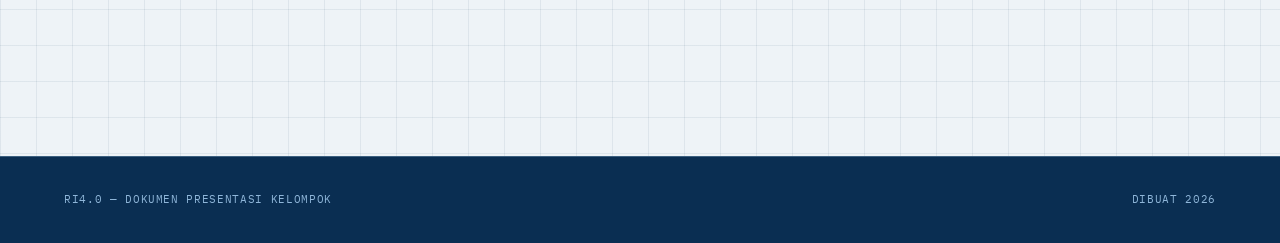
<file: index2.html>
<!DOCTYPE html>
<html lang="id">
<head>
<meta charset="UTF-8">
<meta name="viewport" content="width=device-width, initial-scale=1.0">
<title>Revolusi Industri 4.0 — Dokumen Presentasi</title>
<link rel="preconnect" href="https://fonts.googleapis.com">
<link rel="preconnect" href="https://fonts.gstatic.com" crossorigin>
<link href="https://fonts.googleapis.com/css2?family=Space+Grotesk:wght@500;600;700&family=IBM+Plex+Mono:wght@400;500;600&family=IBM+Plex+Sans:wght@400;500;600;700&display=swap" rel="stylesheet">
<style>
  :root{
    --ink:#0A2E52;
    --ink-2:#0E3A66;
    --line:#BEE3F8;
    --line-dim:rgba(190,227,248,0.28);
    --paper:#EEF3F7;
    --paper-2:#E3EBF2;
    --text-on-ink:#EAF3FB;
    --text-on-paper:#0A2E52;
    --muted-on-ink:#8FB6D9;
    --muted-on-paper:#4A6A8A;
    --amber:#D9822B;
    --amber-2:#B9661A;
    --grid-ink: rgba(190,227,248,0.09);
    --grid-paper: rgba(10,46,82,0.07);
    --radius:2px;
    --display: 'Space Grotesk', sans-serif;
    --mono: 'IBM Plex Mono', monospace;
    --body: 'IBM Plex Sans', sans-serif;
  }

  *{box-sizing:border-box;}
  html{scroll-behavior:smooth;}
  body{
    margin:0;
    background:var(--paper);
    color:var(--text-on-paper);
    font-family:var(--body);
    line-height:1.6;
    -webkit-font-smoothing:antialiased;
  }
  h1,h2,h3{
    font-family:var(--display);
    margin:0;
    letter-spacing:-0.01em;
  }
  p{margin:0;}
  a{color:inherit;}
  ::selection{background:var(--amber);color:#fff;}

  .mono{font-family:var(--mono);}
  .eyebrow{
    font-family:var(--mono);
    font-size:.72rem;
    letter-spacing:.14em;
    text-transform:uppercase;
    display:flex;
    align-items:center;
    gap:.6em;
  }
  .eyebrow::before{
    content:"";
    width:22px;height:1px;
    background:currentColor;
    opacity:.6;
    display:inline-block;
  }

  .section-inner{
    max-width:1120px;
    margin:0 auto;
    padding:0 clamp(20px,5vw,64px);
  }

  /* ===== grid backgrounds ===== */
  .bg-ink{
    background-color:var(--ink);
    background-image:
      linear-gradient(var(--grid-ink) 1px, transparent 1px),
      linear-gradient(90deg, var(--grid-ink) 1px, transparent 1px);
    background-size:36px 36px;
    color:var(--text-on-ink);
  }
  .bg-paper{
    background-color:var(--paper);
    background-image:
      linear-gradient(var(--grid-paper) 1px, transparent 1px),
      linear-gradient(90deg, var(--grid-paper) 1px, transparent 1px);
    background-size:36px 36px;
    color:var(--text-on-paper);
  }

  /* ===== NAV ===== */
  .nav{
    position:fixed;
    top:0;left:0;right:0;
    z-index:100;
    display:flex;
    align-items:center;
    justify-content:space-between;
    padding:0 clamp(16px,4vw,40px);
    height:60px;
    background:rgba(10,46,82,0.72);
    backdrop-filter:blur(10px);
    border-bottom:1px solid var(--line-dim);
    transition:background .3s ease;
  }
  .nav-brand{
    font-family:var(--mono);
    font-size:.78rem;
    letter-spacing:.08em;
    color:var(--text-on-ink);
    display:flex;
    gap:.5em;
  }
  .nav-brand b{color:var(--amber);font-weight:600;}
  .nav-links{
    display:flex;
    gap:clamp(10px,2vw,28px);
    list-style:none;
    margin:0;padding:0;
  }
  .nav-links a{
    font-family:var(--mono);
    font-size:.7rem;
    letter-spacing:.1em;
    text-transform:uppercase;
    text-decoration:none;
    color:var(--muted-on-ink);
    padding:4px 2px;
    border-bottom:1px solid transparent;
    transition:color .25s ease, border-color .25s ease;
  }
  .nav-links a:hover, .nav-links a.active{
    color:var(--text-on-ink);
    border-color:var(--amber);
  }
  .nav-toggle{display:none;}

  /* ===== HERO ===== */
  .hero{
    min-height:100vh;
    display:flex;
    flex-direction:column;
    justify-content:center;
    position:relative;
    overflow:hidden;
    padding-top:60px;
  }
  .hero-doc-id{
    position:absolute;
    top:80px; left:clamp(20px,5vw,64px);
    font-size:.68rem;
    color:var(--muted-on-ink);
    letter-spacing:.12em;
  }
  .hero-doc-id span{display:block;margin-top:2px;}
  .hero-corner{
    position:absolute;
    top:80px; right:clamp(20px,5vw,64px);
    text-align:right;
    font-size:.68rem;
    color:var(--muted-on-ink);
    letter-spacing:.12em;
  }
  .hero-content{
    position:relative;
    z-index:2;
    text-align:center;
    padding:0 20px;
  }
  .hero-kicker{
    font-family:var(--mono);
    font-size:.78rem;
    letter-spacing:.2em;
    text-transform:uppercase;
    color:var(--amber);
    margin-bottom:18px;
  }
  .hero h1{
    font-size:clamp(2.4rem, 8vw, 5.4rem);
    font-weight:700;
    color:var(--text-on-ink);
    line-height:1.02;
    text-shadow:0 0 40px rgba(190,227,248,0.15);
  }
  .hero h1 em{
    font-style:normal;
    color:var(--amber);
  }
  .hero-sub{
    max-width:600px;
    margin:22px auto 0;
    font-size:1rem;
    color:var(--muted-on-ink);
  }

  .circuit-svg{
    position:absolute;
    inset:0;
    width:100%;height:100%;
    opacity:.55;
    z-index:1;
  }
  .circuit-svg .node{fill:var(--line);opacity:.85;}
  .circuit-svg .trace{stroke:var(--line-dim);stroke-width:1.2;fill:none;}
  .circuit-svg .pulse{
    stroke:var(--amber);
    stroke-width:1.6;
    fill:none;
    stroke-dasharray:6 220;
    animation:flow 5.5s linear infinite;
  }
  @keyframes flow{ to{ stroke-dashoffset:-460; } }

  /* Title block (engineering drawing stamp) */
  .titleblock-wrap{
    position:relative;
    z-index:2;
    margin:56px auto 40px;
    width:min(720px, 90vw);
  }
  .titleblock{
    border:1px solid var(--line-dim);
    display:grid;
    grid-template-columns:1.4fr 1fr 1fr;
    font-family:var(--mono);
    font-size:.72rem;
  }
  .tb-cell{
    border-right:1px solid var(--line-dim);
    border-top:1px solid var(--line-dim);
    padding:10px 14px;
  }
  .tb-cell:nth-child(3n){border-right:none;}
  .titleblock .tb-cell:nth-child(-n+3){border-top:none;}
  .tb-label{
    display:block;
    color:var(--muted-on-ink);
    letter-spacing:.1em;
    text-transform:uppercase;
    font-size:.62rem;
    margin-bottom:5px;
  }
  .tb-value{color:var(--text-on-ink);font-size:.75rem;}
  .tb-cell.span-full{grid-column:1 / -1;}

  .scroll-cue{
    position:relative;z-index:2;
    margin:0 auto 40px;
    width:1px;height:46px;
    background:var(--line-dim);
    overflow:hidden;
  }
  .scroll-cue::after{
    content:"";
    position:absolute;
    top:-46px;left:0;
    width:1px;height:46px;
    background:var(--amber);
    animation:drip 2.2s ease-in-out infinite;
  }
  @keyframes drip{ to{ top:46px; } }

  /* ===== reveal ===== */
  .reveal{
    opacity:0;
    transform:translateY(22px);
    transition:opacity .7s ease, transform .7s ease;
  }
  .reveal.is-visible{opacity:1;transform:translateY(0);}

  /* ===== TIMELINE ===== */
  .timeline-section{padding:110px 0;}
  .section-head{margin-bottom:56px;}
  .section-head h2{
    font-size:clamp(1.8rem,4vw,2.6rem);
    margin-top:14px;
  }
  .section-head p{
    max-width:560px;
    margin-top:14px;
    color:var(--muted-on-paper);
  }

  .timeline{
    display:grid;
    grid-template-columns:repeat(4,1fr);
    gap:0;
    position:relative;
  }
  .timeline::before{
    content:"";
    position:absolute;
    top:20px; left:0; right:0;
    height:1px;
    background-image:linear-gradient(90deg, var(--muted-on-paper) 0 8px, transparent 8px 16px);
    background-size:16px 1px;
    opacity:.5;
  }
  .tl-item{
    position:relative;
    padding-top:56px;
    padding-right:20px;
  }
  .tl-marker{
    position:absolute;
    top:0;left:0;
    width:40px;height:40px;
    border:1px solid var(--ink);
    background:var(--paper);
    display:flex;
    align-items:center;
    justify-content:center;
    font-family:var(--mono);
    font-size:.78rem;
    font-weight:600;
  }
  .tl-item h3{font-size:1.02rem;margin-bottom:6px;}
  .tl-year{
    font-family:var(--mono);
    font-size:.7rem;
    color:var(--amber-2);
    letter-spacing:.08em;
    display:block;
    margin-bottom:8px;
  }
  .tl-item p{font-size:.86rem;color:var(--muted-on-paper);}

  /* ===== PILLAR SECTIONS ===== */
  .pillar{
    padding:110px 0;
  }
  .pillar-grid{
    display:grid;
    grid-template-columns:1fr 1fr;
    gap:clamp(30px,5vw,70px);
    align-items:center;
  }
  .pillar.flip .pillar-grid{direction:rtl;}
  .pillar.flip .pillar-grid > *{direction:ltr;}
  .pillar-num{
    font-family:var(--mono);
    font-size:.72rem;
    letter-spacing:.14em;
    opacity:.7;
  }
  .pillar h2{
    font-size:clamp(1.9rem,4vw,2.7rem);
    margin:14px 0 18px;
  }
  .pillar-desc{font-size:.98rem;max-width:520px;}
  .pillar-desc + .pillar-desc{margin-top:12px;}
  .tag-row{
    display:flex;flex-wrap:wrap;gap:8px;
    margin-top:26px;
  }
  .tag{
    font-family:var(--mono);
    font-size:.68rem;
    letter-spacing:.04em;
    padding:5px 10px;
    border:1px solid currentColor;
    opacity:.85;
  }
  .diagram-frame{
    border:1px solid var(--line-dim);
    padding:22px;
    position:relative;
  }
  .bg-paper .diagram-frame{border-color:rgba(10,46,82,0.25);}
  .diagram-frame svg{width:100%;height:auto;display:block;}
  .diagram-caption{
    margin-top:14px;
    font-family:var(--mono);
    font-size:.64rem;
    letter-spacing:.08em;
    text-transform:uppercase;
    opacity:.6;
    text-align:center;
  }

  /* diagram text/lines use currentColor via .diagram-frame color context */
  .bg-ink .diagram-frame{color:var(--line);}
  .bg-paper .diagram-frame{color:var(--ink);}
  .diagram-frame .d-line{stroke:currentColor;stroke-width:1.1;opacity:.55;fill:none;}
  .diagram-frame .d-box{fill:none;stroke:currentColor;stroke-width:1.2;opacity:.9;}
  .diagram-frame .d-box-fill{fill:var(--amber);opacity:.9;}
  .diagram-frame .d-dot{fill:var(--amber);}
  .diagram-frame text{
    font-family:var(--mono);
    fill:currentColor;
  }

  /* ===== INTEGRATION / SIGNATURE ===== */
  .integration{
    padding:120px 0 140px;
    text-align:center;
  }
  .integration .section-head{margin-left:auto;margin-right:auto;text-align:center;}
  .integration .section-head p{margin-left:auto;margin-right:auto;}
  .integration-frame{
    margin-top:50px;
    border:1px solid var(--line-dim);
    padding:clamp(20px,5vw,50px) clamp(10px,4vw,40px);
  }
  .integration-frame svg{width:100%;max-width:760px;height:auto;}
  .int-node{
    fill:var(--ink);
    stroke:var(--line);
    stroke-width:1.3;
  }
  .int-node-label{
    font-family:var(--mono);
    font-size:11px;
    fill:var(--text-on-ink);
    letter-spacing:.5px;
  }
  .int-path{
    stroke:var(--line-dim);
    stroke-width:1.2;
    fill:none;
  }
  .int-pulse{
    stroke:var(--amber);
    stroke-width:1.8;
    fill:none;
    stroke-dasharray:8 400;
    animation:flow2 6s linear infinite;
  }
  @keyframes flow2{ to{ stroke-dashoffset:-800; } }

  /* ===== TEAM ===== */
  .team{padding:110px 0 130px;}
  .team-grid{
    display:grid;
    grid-template-columns:repeat(4,1fr);
    gap:1px;
    background:rgba(10,46,82,0.25);
    border:1px solid rgba(10,46,82,0.25);
    margin-top:50px;
  }
  .team-card{
    background:var(--paper);
    padding:34px 20px 26px;
    text-align:center;
  }
  .team-card .role{
    font-family:var(--mono);
    font-size:.62rem;
    letter-spacing:.12em;
    text-transform:uppercase;
    color:var(--muted-on-paper);
  }
  .team-card .sig-line{
    margin:26px 0 14px;
    border-top:1px dashed rgba(10,46,82,0.4);
  }
  .team-card h3{
    font-size:1.05rem;
    font-weight:600;
  }
  .team-card .idx{
    font-family:var(--mono);
    font-size:.68rem;
    color:var(--amber-2);
  }

  /* ===== FOOTER ===== */
  footer{
    background:var(--ink);
    color:var(--muted-on-ink);
    padding:34px clamp(20px,5vw,64px);
    display:flex;
    justify-content:space-between;
    flex-wrap:wrap;
    gap:10px;
    font-family:var(--mono);
    font-size:.68rem;
    letter-spacing:.06em;
    border-top:1px solid var(--line-dim);
  }

  /* ===== responsive ===== */
  @media (max-width: 860px){
    .timeline{grid-template-columns:1fr 1fr;row-gap:50px;}
    .pillar-grid, .pillar.flip .pillar-grid{
      grid-template-columns:1fr;
      direction:ltr;
    }
    .pillar-grid > *:first-child{order:1;}
    .pillar-grid > *:last-child{order:2;margin-top:10px;}
    .team-grid{grid-template-columns:1fr 1fr;}
    .titleblock{grid-template-columns:1fr 1fr;}
    .titleblock .tb-cell:nth-child(3n){border-right:1px solid var(--line-dim);}
    .titleblock .tb-cell:nth-child(2n){border-right:none;}
  }
  @media (max-width: 560px){
    .nav-links{
      position:fixed;
      top:60px;left:0;right:0;
      background:rgba(10,46,82,0.97);
      flex-direction:column;
      padding:14px 20px 20px;
      gap:14px;
      border-bottom:1px solid var(--line-dim);
      transform:translateY(-130%);
      transition:transform .3s ease;
    }
    .nav-links.open{transform:translateY(0);}
    .nav-toggle{
      display:block;
      background:none;border:1px solid var(--line-dim);
      color:var(--text-on-ink);
      font-family:var(--mono);
      font-size:.7rem;
      padding:6px 10px;
      letter-spacing:.08em;
    }
    .timeline{grid-template-columns:1fr;}
    .team-grid{grid-template-columns:1fr;}
  }

  @media (prefers-reduced-motion: reduce){
    html{scroll-behavior:auto;}
    .reveal{opacity:1;transform:none;transition:none;}
    .pulse,.int-pulse,.scroll-cue::after{animation:none;}
  }
</style>
</head>
<body>

<nav class="nav">
  <div class="nav-brand">RI<b>4.0</b> / DOKUMEN-PRESENTASI</div>
  <button class="nav-toggle" id="navToggle" aria-label="Buka menu">MENU</button>
  <ul class="nav-links" id="navLinks">
    <li><a href="#beranda">Beranda</a></li>
    <li><a href="#sejarah">Sejarah</a></li>
    <li><a href="#iot">IoT</a></li>
    <li><a href="#bigdata">Big Data</a></li>
    <li><a href="#ai">AI</a></li>
    <li><a href="#cloud">Cloud</a></li>
    <li><a href="#tim">Tim</a></li>
  </ul>
</nav>

<!-- ============ HERO ============ -->
<header class="hero bg-ink" id="beranda">
  <svg class="circuit-svg" viewBox="0 0 1200 800" preserveAspectRatio="xMidYMid slice">
    <path class="trace" d="M0 120 H220 V260 H500 V90 H820 V300 H1200"/>
    <path class="trace" d="M0 620 H180 V480 H460 V650 H760 V520 H1200"/>
    <path class="trace" d="M120 0 V180 H340 V400"/>
    <path class="trace" d="M1080 0 V150 H900 V380 H1060 V800"/>
    <path class="pulse" d="M0 120 H220 V260 H500 V90 H820 V300 H1200"/>
    <path class="pulse" d="M0 620 H180 V480 H460 V650 H760 V520 H1200" style="animation-delay:-2.4s"/>
    <circle class="node" cx="220" cy="120" r="3.5"/>
    <circle class="node" cx="500" cy="260" r="3.5"/>
    <circle class="node" cx="820" cy="90" r="3.5"/>
    <circle class="node" cx="180" cy="620" r="3.5"/>
    <circle class="node" cx="460" cy="480" r="3.5"/>
    <circle class="node" cx="760" cy="650" r="3.5"/>
    <circle class="node" cx="340" cy="180" r="3.5"/>
    <circle class="node" cx="900" cy="380" r="3.5"/>
  </svg>

  <div class="hero-doc-id mono">
    NO. DOKUMEN: RI4.0—2026<span>KLASIFIKASI: PRESENTASI KELOMPOK</span>
  </div>
  <div class="hero-corner mono">
    STATUS: DISETUJUI<span>REV. 01</span>
  </div>

  <div class="hero-content">
    <div class="hero-kicker">Skema Transformasi Teknologi</div>
    <h1>REVOLUSI<br>INDUSTRI <em>4.0</em></h1>
    <p class="hero-sub">Empat komponen inti yang mengubah cara dunia bekerja: Internet of Things, Big Data, Artificial Intelligence, dan Cloud Computing — dipetakan dalam satu dokumen skematik.</p>
  </div>

  <div class="titleblock-wrap">
    <div class="titleblock">
      <div class="tb-cell span-full">
        <span class="tb-label">Judul Proyek</span>
        <span class="tb-value">Revolusi Industri 4.0 — IoT, Big Data, AI &amp; Cloud Computing</span>
      </div>
      <div class="tb-cell">
        <span class="tb-label">Digambar Oleh</span>
        <span class="tb-value">Dinda Maishilla</span>
      </div>
      <div class="tb-cell">
        <span class="tb-label">&nbsp;</span>
        <span class="tb-value">Jaza Anil Chusna</span>
      </div>
      <div class="tb-cell">
        <span class="tb-label">&nbsp;</span>
        <span class="tb-value">M. Narda Nafis</span>
      </div>
      <div class="tb-cell">
        <span class="tb-label">Tanggal</span>
        <span class="tb-value">2026</span>
      </div>
      <div class="tb-cell">
        <span class="tb-label">Skala</span>
        <span class="tb-value">1 : Dunia Nyata</span>
      </div>
      <div class="tb-cell">
        <span class="tb-label">&nbsp;</span>
        <span class="tb-value">Putu Raditya</span>
      </div>
    </div>
  </div>

  <div class="scroll-cue"></div>
</header>

<!-- ============ TIMELINE ============ -->
<section class="timeline-section bg-paper" id="sejarah">
  <div class="section-inner">
    <div class="section-head reveal">
      <div class="eyebrow">Latar Belakang</div>
      <h2>Empat Babak Revolusi Industri</h2>
      <p>Setiap revolusi industri ditandai oleh satu lompatan teknologi yang mengubah cara manusia berproduksi — dari tenaga uap hingga sistem yang saling terhubung secara digital.</p>
    </div>

    <div class="timeline">
      <div class="tl-item reveal">
        <div class="tl-marker">01</div>
        <span class="tl-year">± 1760 – 1840</span>
        <h3>Mekanisasi</h3>
        <p>Ditandai penemuan mesin uap dan alat tenun mekanis. Produksi berpindah dari tenaga manusia/hewan ke tenaga mesin.</p>
      </div>
      <div class="tl-item reveal">
        <div class="tl-marker">02</div>
        <span class="tl-year">± 1870 – 1914</span>
        <h3>Produksi Massal</h3>
        <p>Listrik dan jalur perakitan (assembly line) memungkinkan produksi massal dengan biaya lebih rendah dan efisiensi tinggi.</p>
      </div>
      <div class="tl-item reveal">
        <div class="tl-marker">03</div>
        <span class="tl-year">± 1970 – 2010</span>
        <h3>Otomasi Digital</h3>
        <p>Komputer, elektronik, dan sistem kendali otomatis (PLC) mulai menggantikan sebagian besar proses manual di industri.</p>
      </div>
      <div class="tl-item reveal">
        <div class="tl-marker">04</div>
        <span class="tl-year">2011 – sekarang</span>
        <h3>Konektivitas Cerdas</h3>
        <p>Sistem fisik dan digital menyatu lewat IoT, big data, AI, dan cloud computing — mesin, data, dan manusia saling terhubung real-time.</p>
      </div>
    </div>
  </div>
</section>

<!-- ============ IoT ============ -->
<section class="pillar bg-ink" id="iot">
  <div class="section-inner pillar-grid">
    <div class="reveal">
      <div class="pillar-num">KOMPONEN 01 / 04</div>
      <h2>Internet of Things</h2>
      <p class="pillar-desc">Internet of Things (IoT) adalah jaringan benda fisik — mesin, sensor, kendaraan, hingga perangkat rumah tangga — yang dilengkapi sensor dan konektivitas internet sehingga mampu mengumpulkan dan bertukar data secara otomatis.</p>
      <p class="pillar-desc">Dalam dunia industri, IoT memungkinkan mesin pabrik "berbicara" satu sama lain, melaporkan kondisinya sendiri, dan memicu tindakan tanpa campur tangan manusia secara langsung.</p>
      <div class="tag-row">
        <span class="tag">Smart Home</span>
        <span class="tag">Wearable Device</span>
        <span class="tag">Smart City</span>
        <span class="tag">Industrial IoT</span>
      </div>
    </div>
    <div class="diagram-frame reveal">
      <svg viewBox="0 0 460 220" xmlns="http://www.w3.org/2000/svg">
        <line class="d-line" x1="55" y1="110" x2="145" y2="110"/>
        <line class="d-line" x1="185" y1="110" x2="275" y2="110"/>
        <line class="d-line" x1="315" y1="110" x2="405" y2="110"/>
        <circle class="d-dot" cx="55" cy="110" r="3"/>
        <circle class="d-dot" cx="405" cy="110" r="3"/>
        <rect class="d-box" x="10" y="80" width="90" height="60"/>
        <text x="55" y="105" font-size="9" text-anchor="middle">SENSOR /</text>
        <text x="55" y="117" font-size="9" text-anchor="middle">AKTUATOR</text>
        <rect class="d-box" x="145" y="80" width="90" height="60"/>
        <text x="190" y="105" font-size="9" text-anchor="middle">KONEKTI-</text>
        <text x="190" y="117" font-size="9" text-anchor="middle">VITAS</text>
        <rect class="d-box" x="280" y="80" width="90" height="60"/>
        <text x="325" y="105" font-size="9" text-anchor="middle">CLOUD /</text>
        <text x="325" y="117" font-size="9" text-anchor="middle">EDGE</text>
        <rect class="d-box" x="415" y="80" width="35" height="60" opacity="0"/>
        <text x="230" y="170" font-size="9" text-anchor="middle" opacity=".7">ALUR DATA PERANGKAT IoT</text>
      </svg>
      <div class="diagram-caption">Diagram — alur kerja IoT</div>
    </div>
  </div>
</section>

<!-- ============ BIG DATA ============ -->
<section class="pillar flip bg-paper" id="bigdata">
  <div class="section-inner pillar-grid">
    <div class="reveal">
      <div class="pillar-num">KOMPONEN 02 / 04</div>
      <h2>Big Data</h2>
      <p class="pillar-desc">Big Data merujuk pada kumpulan data berukuran sangat besar dan kompleks — berasal dari media sosial, transaksi, hingga jutaan sensor IoT — yang tidak dapat diolah dengan cara konvensional.</p>
      <p class="pillar-desc">Karakteristiknya sering diringkas sebagai 5V: Volume (jumlah), Velocity (kecepatan), Variety (keragaman jenis), Veracity (akurasi), dan Value (nilai yang dihasilkan).</p>
      <div class="tag-row">
        <span class="tag">Volume</span>
        <span class="tag">Velocity</span>
        <span class="tag">Variety</span>
        <span class="tag">Veracity</span>
        <span class="tag">Value</span>
      </div>
    </div>
    <div class="diagram-frame reveal">
      <svg viewBox="0 0 460 220" xmlns="http://www.w3.org/2000/svg">
        <circle class="d-box" cx="230" cy="110" r="34"/>
        <text x="230" y="106" font-size="9" text-anchor="middle">DATA</text>
        <text x="230" y="117" font-size="9" text-anchor="middle">BESAR</text>
        <line class="d-line" x1="230" y1="76" x2="230" y2="30"/>
        <line class="d-line" x1="260" y1="88" x2="330" y2="45"/>
        <line class="d-line" x1="264" y1="130" x2="345" y2="160"/>
        <line class="d-line" x1="200" y1="130" x2="120" y2="160"/>
        <line class="d-line" x1="196" y1="88" x2="120" y2="45"/>
        <text x="230" y="20" font-size="9" text-anchor="middle">VOLUME</text>
        <text x="345" y="38" font-size="9" text-anchor="middle">VELOCITY</text>
        <text x="358" y="172" font-size="9" text-anchor="middle">VALUE</text>
        <text x="108" y="172" font-size="9" text-anchor="middle">VERACITY</text>
        <text x="108" y="38" font-size="9" text-anchor="middle">VARIETY</text>
      </svg>
      <div class="diagram-caption">Diagram — 5V karakteristik Big Data</div>
    </div>
  </div>
</section>

<!-- ============ AI ============ -->
<section class="pillar bg-ink" id="ai">
  <div class="section-inner pillar-grid">
    <div class="reveal">
      <div class="pillar-num">KOMPONEN 03 / 04</div>
      <h2>Artificial Intelligence</h2>
      <p class="pillar-desc">Artificial Intelligence (AI) adalah kemampuan sistem komputer untuk meniru cara berpikir manusia: belajar dari data, mengenali pola, menalar, dan mengambil keputusan.</p>
      <p class="pillar-desc">Cabang utamanya meliputi Machine Learning, Deep Learning, Natural Language Processing (NLP), dan Computer Vision — digunakan industri untuk deteksi kualitas otomatis hingga predictive maintenance mesin.</p>
      <div class="tag-row">
        <span class="tag">Machine Learning</span>
        <span class="tag">Deep Learning</span>
        <span class="tag">NLP</span>
        <span class="tag">Computer Vision</span>
      </div>
    </div>
    <div class="diagram-frame reveal">
      <svg viewBox="0 0 460 220" xmlns="http://www.w3.org/2000/svg">
        <circle class="d-box" cx="70" cy="70" r="4"/>
        <circle class="d-box" cx="70" cy="110" r="4"/>
        <circle class="d-box" cx="70" cy="150" r="4"/>
        <circle class="d-box" cx="200" cy="55" r="4"/>
        <circle class="d-box" cx="200" cy="95" r="4"/>
        <circle class="d-box" cx="200" cy="135" r="4"/>
        <circle class="d-box" cx="200" cy="175" r="4"/>
        <circle class="d-box" cx="330" cy="80" r="4"/>
        <circle class="d-box" cx="330" cy="130" r="4"/>
        <g class="d-line">
          <line x1="70" y1="70" x2="200" y2="55"/><line x1="70" y1="70" x2="200" y2="95"/><line x1="70" y1="70" x2="200" y2="135"/>
          <line x1="70" y1="110" x2="200" y2="55"/><line x1="70" y1="110" x2="200" y2="95"/><line x1="70" y1="110" x2="200" y2="135"/><line x1="70" y1="110" x2="200" y2="175"/>
          <line x1="70" y1="150" x2="200" y2="95"/><line x1="70" y1="150" x2="200" y2="135"/><line x1="70" y1="150" x2="200" y2="175"/>
          <line x1="200" y1="55" x2="330" y2="80"/><line x1="200" y1="95" x2="330" y2="80"/><line x1="200" y1="135" x2="330" y2="130"/><line x1="200" y1="175" x2="330" y2="130"/>
        </g>
        <text x="70" y="195" font-size="9" text-anchor="middle">DATA MASUK</text>
        <text x="200" y="205" font-size="9" text-anchor="middle">MODEL / JARINGAN</text>
        <text x="330" y="160" font-size="9" text-anchor="middle">KEPUTUSAN</text>
      </svg>
      <div class="diagram-caption">Diagram — jaringan komputasi AI (disederhanakan)</div>
    </div>
  </div>
</section>

<!-- ============ CLOUD ============ -->
<section class="pillar flip bg-paper" id="cloud">
  <div class="section-inner pillar-grid">
    <div class="reveal">
      <div class="pillar-num">KOMPONEN 04 / 04</div>
      <h2>Cloud Computing</h2>
      <p class="pillar-desc">Cloud Computing adalah layanan komputasi — server, penyimpanan, database, hingga perangkat lunak — yang diakses melalui internet, tanpa perlu memiliki infrastruktur fisik sendiri.</p>
      <p class="pillar-desc">Layanannya terbagi menjadi IaaS (infrastruktur), PaaS (platform), dan SaaS (perangkat lunak), dengan model penerapan publik, privat, maupun hybrid sesuai kebutuhan organisasi.</p>
      <div class="tag-row">
        <span class="tag">IaaS</span>
        <span class="tag">PaaS</span>
        <span class="tag">SaaS</span>
        <span class="tag">Hybrid Cloud</span>
      </div>
    </div>
    <div class="diagram-frame reveal">
      <svg viewBox="0 0 460 220" xmlns="http://www.w3.org/2000/svg">
        <path class="d-box" d="M170 55 a28 28 0 0 1 55 -10 a22 22 0 0 1 40 20 h5 a20 20 0 0 1 0 40 h-115 a22 22 0 0 1 0 -44 a20 20 0 0 1 15 -6 z"/>
        <text x="230" y="65" font-size="9" text-anchor="middle">CLOUD</text>
        <rect class="d-box" x="90" y="130" width="90" height="34"/>
        <text x="135" y="151" font-size="9" text-anchor="middle">IaaS</text>
        <rect class="d-box" x="185" y="130" width="90" height="34"/>
        <text x="230" y="151" font-size="9" text-anchor="middle">PaaS</text>
        <rect class="d-box" x="280" y="130" width="90" height="34"/>
        <text x="325" y="151" font-size="9" text-anchor="middle">SaaS</text>
        <line class="d-line" x1="230" y1="105" x2="135" y2="130"/>
        <line class="d-line" x1="230" y1="105" x2="230" y2="130"/>
        <line class="d-line" x1="230" y1="105" x2="325" y2="130"/>
        <text x="230" y="195" font-size="9" text-anchor="middle" opacity=".7">MODEL LAYANAN CLOUD</text>
      </svg>
      <div class="diagram-caption">Diagram — lapisan layanan cloud computing</div>
    </div>
  </div>
</section>

<!-- ============ INTEGRATION (signature) ============ -->
<section class="integration bg-ink">
  <div class="section-inner">
    <div class="section-head reveal">
      <div class="eyebrow" style="justify-content:center;">Skema Integrasi</div>
      <h2>Empat Komponen, Satu Sistem</h2>
      <p>Keempatnya tidak berdiri sendiri — IoT menghasilkan data, Big Data mengolahnya, AI menganalisis dan mengambil keputusan, dan Cloud Computing menjadi tempat semuanya berjalan serta tersimpan.</p>
    </div>

    <div class="integration-frame reveal">
      <svg viewBox="0 0 720 420" xmlns="http://www.w3.org/2000/svg">
        <path class="int-path" d="M170 90 C 320 20, 460 20, 570 110"/>
        <path class="int-path" d="M600 150 C 660 260, 600 340, 470 360"/>
        <path class="int-path" d="M420 375 C 280 400, 170 370, 130 280"/>
        <path class="int-path" d="M115 240 C 60 150, 90 90, 170 90"/>

        <path class="int-pulse" d="M170 90 C 320 20, 460 20, 570 110"/>
        <path class="int-pulse" d="M600 150 C 660 260, 600 340, 470 360" style="animation-delay:-1.5s"/>
        <path class="int-pulse" d="M420 375 C 280 400, 170 370, 130 280" style="animation-delay:-3s"/>
        <path class="int-pulse" d="M115 240 C 60 150, 90 90, 170 90" style="animation-delay:-4.5s"/>

        <circle class="int-node" cx="150" cy="80" r="42"/>
        <text class="int-node-label" x="150" y="76" text-anchor="middle">IOT</text>
        <text class="int-node-label" x="150" y="90" text-anchor="middle" font-size="8" opacity=".7">SENSOR</text>

        <circle class="int-node" cx="595" cy="130" r="42"/>
        <text class="int-node-label" x="595" y="126" text-anchor="middle">BIG</text>
        <text class="int-node-label" x="595" y="140" text-anchor="middle">DATA</text>

        <circle class="int-node" cx="480" cy="375" r="42"/>
        <text class="int-node-label" x="480" y="371" text-anchor="middle">AI</text>
        <text class="int-node-label" x="480" y="385" text-anchor="middle" font-size="8" opacity=".7">ANALISIS</text>

        <circle class="int-node" cx="100" cy="255" r="42"/>
        <text class="int-node-label" x="100" y="251" text-anchor="middle">CLOUD</text>
        <text class="int-node-label" x="100" y="265" text-anchor="middle" font-size="8" opacity=".7">SIMPAN</text>
      </svg>
    </div>
  </div>
</section>

<!-- ============ TEAM ============ -->
<section class="team bg-paper" id="tim">
  <div class="section-inner">
    <div class="section-head reveal">
      <div class="eyebrow">Lembar Pengesahan</div>
      <h2>Tim Penyusun</h2>
      <p>Dokumen ini disusun dan disajikan oleh:</p>
    </div>
    <div class="team-grid reveal">
      <div class="team-card">
        <span class="idx">ANGGOTA — 01</span>
        <div class="sig-line"></div>
        <h3>Dinda Maishilla</h3>
        <span class="role">Tim Penyusun</span>
      </div>
      <div class="team-card">
        <span class="idx">ANGGOTA — 02</span>
        <div class="sig-line"></div>
        <h3>Jaza Anil Chusna</h3>
        <span class="role">Tim Penyusun</span>
      </div>
      <div class="team-card">
        <span class="idx">ANGGOTA — 03</span>
        <div class="sig-line"></div>
        <h3>Muhammad Narda Nafis</h3>
        <span class="role">Tim Penyusun</span>
      </div>
      <div class="team-card">
        <span class="idx">ANGGOTA — 04</span>
        <div class="sig-line"></div>
        <h3>Putu Raditya</h3>
        <span class="role">Tim Penyusun</span>
      </div>
    </div>
  </div>
</section>

<footer>
  <span>RI4.0 — DOKUMEN PRESENTASI KELOMPOK</span>
  <span>DIBUAT 2026</span>
</footer>

<script>
  // mobile nav toggle
  const navToggle = document.getElementById('navToggle');
  const navLinks = document.getElementById('navLinks');
  navToggle.addEventListener('click', () => navLinks.classList.toggle('open'));
  navLinks.querySelectorAll('a').forEach(a => a.addEventListener('click', () => navLinks.classList.remove('open')));

  // scroll reveal
  const revealEls = document.querySelectorAll('.reveal');
  const revealObserver = new IntersectionObserver((entries) => {
    entries.forEach(entry => {
      if (entry.isIntersecting) {
        entry.target.classList.add('is-visible');
        revealObserver.unobserve(entry.target);
      }
    });
  }, { threshold: 0.15 });
  revealEls.forEach(el => revealObserver.observe(el));

  // active nav link
  const sections = document.querySelectorAll('section[id], header[id]');
  const navA = document.querySelectorAll('.nav-links a');
  const navObserver = new IntersectionObserver((entries) => {
    entries.forEach(entry => {
      const id = entry.target.getAttribute('id');
      const link = document.querySelector('.nav-links a[href="#' + id + '"]');
      if (!link) return;
      if (entry.isIntersecting) {
        navA.forEach(a => a.classList.remove('active'));
        link.classList.add('active');
      }
    });
  }, { rootMargin: '-45% 0px -50% 0px' });
  sections.forEach(sec => navObserver.observe(sec));
</script>

</body>
</html><!DOCTYPE html>
<html lang="id">
<head>
<meta charset="UTF-8">
<meta name="viewport" content="width=device-width, initial-scale=1.0">
<title>Revolusi Industri 4.0 — Dokumen Presentasi</title>
<link rel="preconnect" href="https://fonts.googleapis.com">
<link rel="preconnect" href="https://fonts.gstatic.com" crossorigin>
<link href="https://fonts.googleapis.com/css2?family=Space+Grotesk:wght@500;600;700&family=IBM+Plex+Mono:wght@400;500;600&family=IBM+Plex+Sans:wght@400;500;600;700&display=swap" rel="stylesheet">
<style>
  :root{
    --ink:#0A2E52;
    --ink-2:#0E3A66;
    --line:#BEE3F8;
    --line-dim:rgba(190,227,248,0.28);
    --paper:#EEF3F7;
    --paper-2:#E3EBF2;
    --text-on-ink:#EAF3FB;
    --text-on-paper:#0A2E52;
    --muted-on-ink:#8FB6D9;
    --muted-on-paper:#4A6A8A;
    --amber:#D9822B;
    --amber-2:#B9661A;
    --grid-ink: rgba(190,227,248,0.09);
    --grid-paper: rgba(10,46,82,0.07);
    --radius:2px;
    --display: 'Space Grotesk', sans-serif;
    --mono: 'IBM Plex Mono', monospace;
    --body: 'IBM Plex Sans', sans-serif;
  }

  *{box-sizing:border-box;}
  html{scroll-behavior:smooth;}
  body{
    margin:0;
    background:var(--paper);
    color:var(--text-on-paper);
    font-family:var(--body);
    line-height:1.6;
    -webkit-font-smoothing:antialiased;
  }
  h1,h2,h3{
    font-family:var(--display);
    margin:0;
    letter-spacing:-0.01em;
  }
  p{margin:0;}
  a{color:inherit;}
  ::selection{background:var(--amber);color:#fff;}

  .mono{font-family:var(--mono);}
  .eyebrow{
    font-family:var(--mono);
    font-size:.72rem;
    letter-spacing:.14em;
    text-transform:uppercase;
    display:flex;
    align-items:center;
    gap:.6em;
  }
  .eyebrow::before{
    content:"";
    width:22px;height:1px;
    background:currentColor;
    opacity:.6;
    display:inline-block;
  }

  .section-inner{
    max-width:1120px;
    margin:0 auto;
    padding:0 clamp(20px,5vw,64px);
  }

  /* ===== grid backgrounds ===== */
  .bg-ink{
    background-color:var(--ink);
    background-image:
      linear-gradient(var(--grid-ink) 1px, transparent 1px),
      linear-gradient(90deg, var(--grid-ink) 1px, transparent 1px);
    background-size:36px 36px;
    color:var(--text-on-ink);
  }
  .bg-paper{
    background-color:var(--paper);
    background-image:
      linear-gradient(var(--grid-paper) 1px, transparent 1px),
      linear-gradient(90deg, var(--grid-paper) 1px, transparent 1px);
    background-size:36px 36px;
    color:var(--text-on-paper);
  }

  /* ===== NAV ===== */
  .nav{
    position:fixed;
    top:0;left:0;right:0;
    z-index:100;
    display:flex;
    align-items:center;
    justify-content:space-between;
    padding:0 clamp(16px,4vw,40px);
    height:60px;
    background:rgba(10,46,82,0.72);
    backdrop-filter:blur(10px);
    border-bottom:1px solid var(--line-dim);
    transition:background .3s ease;
  }
  .nav-brand{
    font-family:var(--mono);
    font-size:.78rem;
    letter-spacing:.08em;
    color:var(--text-on-ink);
    display:flex;
    gap:.5em;
  }
  .nav-brand b{color:var(--amber);font-weight:600;}
  .nav-links{
    display:flex;
    gap:clamp(10px,2vw,28px);
    list-style:none;
    margin:0;padding:0;
  }
  .nav-links a{
    font-family:var(--mono);
    font-size:.7rem;
    letter-spacing:.1em;
    text-transform:uppercase;
    text-decoration:none;
    color:var(--muted-on-ink);
    padding:4px 2px;
    border-bottom:1px solid transparent;
    transition:color .25s ease, border-color .25s ease;
  }
  .nav-links a:hover, .nav-links a.active{
    color:var(--text-on-ink);
    border-color:var(--amber);
  }
  .nav-toggle{display:none;}

  /* ===== HERO ===== */
  .hero{
    min-height:100vh;
    display:flex;
    flex-direction:column;
    justify-content:center;
    position:relative;
    overflow:hidden;
    padding-top:60px;
  }
  .hero-doc-id{
    position:absolute;
    top:80px; left:clamp(20px,5vw,64px);
    font-size:.68rem;
    color:var(--muted-on-ink);
    letter-spacing:.12em;
  }
  .hero-doc-id span{display:block;margin-top:2px;}
  .hero-corner{
    position:absolute;
    top:80px; right:clamp(20px,5vw,64px);
    text-align:right;
    font-size:.68rem;
    color:var(--muted-on-ink);
    letter-spacing:.12em;
  }
  .hero-content{
    position:relative;
    z-index:2;
    text-align:center;
    padding:0 20px;
  }
  .hero-kicker{
    font-family:var(--mono);
    font-size:.78rem;
    letter-spacing:.2em;
    text-transform:uppercase;
    color:var(--amber);
    margin-bottom:18px;
  }
  .hero h1{
    font-size:clamp(2.4rem, 8vw, 5.4rem);
    font-weight:700;
    color:var(--text-on-ink);
    line-height:1.02;
    text-shadow:0 0 40px rgba(190,227,248,0.15);
  }
  .hero h1 em{
    font-style:normal;
    color:var(--amber);
  }
  .hero-sub{
    max-width:600px;
    margin:22px auto 0;
    font-size:1rem;
    color:var(--muted-on-ink);
  }

  .circuit-svg{
    position:absolute;
    inset:0;
    width:100%;height:100%;
    opacity:.55;
    z-index:1;
  }
  .circuit-svg .node{fill:var(--line);opacity:.85;}
  .circuit-svg .trace{stroke:var(--line-dim);stroke-width:1.2;fill:none;}
  .circuit-svg .pulse{
    stroke:var(--amber);
    stroke-width:1.6;
    fill:none;
    stroke-dasharray:6 220;
    animation:flow 5.5s linear infinite;
  }
  @keyframes flow{ to{ stroke-dashoffset:-460; } }

  /* Title block (engineering drawing stamp) */
  .titleblock-wrap{
    position:relative;
    z-index:2;
    margin:56px auto 40px;
    width:min(720px, 90vw);
  }
  .titleblock{
    border:1px solid var(--line-dim);
    display:grid;
    grid-template-columns:1.4fr 1fr 1fr;
    font-family:var(--mono);
    font-size:.72rem;
  }
  .tb-cell{
    border-right:1px solid var(--line-dim);
    border-top:1px solid var(--line-dim);
    padding:10px 14px;
  }
  .tb-cell:nth-child(3n){border-right:none;}
  .titleblock .tb-cell:nth-child(-n+3){border-top:none;}
  .tb-label{
    display:block;
    color:var(--muted-on-ink);
    letter-spacing:.1em;
    text-transform:uppercase;
    font-size:.62rem;
    margin-bottom:5px;
  }
  .tb-value{color:var(--text-on-ink);font-size:.75rem;}
  .tb-cell.span-full{grid-column:1 / -1;}

  .scroll-cue{
    position:relative;z-index:2;
    margin:0 auto 40px;
    width:1px;height:46px;
    background:var(--line-dim);
    overflow:hidden;
  }
  .scroll-cue::after{
    content:"";
    position:absolute;
    top:-46px;left:0;
    width:1px;height:46px;
    background:var(--amber);
    animation:drip 2.2s ease-in-out infinite;
  }
  @keyframes drip{ to{ top:46px; } }

  /* ===== reveal ===== */
  .reveal{
    opacity:0;
    transform:translateY(22px);
    transition:opacity .7s ease, transform .7s ease;
  }
  .reveal.is-visible{opacity:1;transform:translateY(0);}

  /* ===== TIMELINE ===== */
  .timeline-section{padding:110px 0;}
  .section-head{margin-bottom:56px;}
  .section-head h2{
    font-size:clamp(1.8rem,4vw,2.6rem);
    margin-top:14px;
  }
  .section-head p{
    max-width:560px;
    margin-top:14px;
    color:var(--muted-on-paper);
  }

  .timeline{
    display:grid;
    grid-template-columns:repeat(4,1fr);
    gap:0;
    position:relative;
  }
  .timeline::before{
    content:"";
    position:absolute;
    top:20px; left:0; right:0;
    height:1px;
    background-image:linear-gradient(90deg, var(--muted-on-paper) 0 8px, transparent 8px 16px);
    background-size:16px 1px;
    opacity:.5;
  }
  .tl-item{
    position:relative;
    padding-top:56px;
    padding-right:20px;
  }
  .tl-marker{
    position:absolute;
    top:0;left:0;
    width:40px;height:40px;
    border:1px solid var(--ink);
    background:var(--paper);
    display:flex;
    align-items:center;
    justify-content:center;
    font-family:var(--mono);
    font-size:.78rem;
    font-weight:600;
  }
  .tl-item h3{font-size:1.02rem;margin-bottom:6px;}
  .tl-year{
    font-family:var(--mono);
    font-size:.7rem;
    color:var(--amber-2);
    letter-spacing:.08em;
    display:block;
    margin-bottom:8px;
  }
  .tl-item p{font-size:.86rem;color:var(--muted-on-paper);}

  /* ===== PILLAR SECTIONS ===== */
  .pillar{
    padding:110px 0;
  }
  .pillar-grid{
    display:grid;
    grid-template-columns:1fr 1fr;
    gap:clamp(30px,5vw,70px);
    align-items:center;
  }
  .pillar.flip .pillar-grid{direction:rtl;}
  .pillar.flip .pillar-grid > *{direction:ltr;}
  .pillar-num{
    font-family:var(--mono);
    font-size:.72rem;
    letter-spacing:.14em;
    opacity:.7;
  }
  .pillar h2{
    font-size:clamp(1.9rem,4vw,2.7rem);
    margin:14px 0 18px;
  }
  .pillar-desc{font-size:.98rem;max-width:520px;}
  .pillar-desc + .pillar-desc{margin-top:12px;}
  .tag-row{
    display:flex;flex-wrap:wrap;gap:8px;
    margin-top:26px;
  }
  .tag{
    font-family:var(--mono);
    font-size:.68rem;
    letter-spacing:.04em;
    padding:5px 10px;
    border:1px solid currentColor;
    opacity:.85;
  }
  .diagram-frame{
    border:1px solid var(--line-dim);
    padding:22px;
    position:relative;
  }
  .bg-paper .diagram-frame{border-color:rgba(10,46,82,0.25);}
  .diagram-frame svg{width:100%;height:auto;display:block;}
  .diagram-caption{
    margin-top:14px;
    font-family:var(--mono);
    font-size:.64rem;
    letter-spacing:.08em;
    text-transform:uppercase;
    opacity:.6;
    text-align:center;
  }

  /* diagram text/lines use currentColor via .diagram-frame color context */
  .bg-ink .diagram-frame{color:var(--line);}
  .bg-paper .diagram-frame{color:var(--ink);}
  .diagram-frame .d-line{stroke:currentColor;stroke-width:1.1;opacity:.55;fill:none;}
  .diagram-frame .d-box{fill:none;stroke:currentColor;stroke-width:1.2;opacity:.9;}
  .diagram-frame .d-box-fill{fill:var(--amber);opacity:.9;}
  .diagram-frame .d-dot{fill:var(--amber);}
  .diagram-frame text{
    font-family:var(--mono);
    fill:currentColor;
  }

  /* ===== INTEGRATION / SIGNATURE ===== */
  .integration{
    padding:120px 0 140px;
    text-align:center;
  }
  .integration .section-head{margin-left:auto;margin-right:auto;text-align:center;}
  .integration .section-head p{margin-left:auto;margin-right:auto;}
  .integration-frame{
    margin-top:50px;
    border:1px solid var(--line-dim);
    padding:clamp(20px,5vw,50px) clamp(10px,4vw,40px);
  }
  .integration-frame svg{width:100%;max-width:760px;height:auto;}
  .int-node{
    fill:var(--ink);
    stroke:var(--line);
    stroke-width:1.3;
  }
  .int-node-label{
    font-family:var(--mono);
    font-size:11px;
    fill:var(--text-on-ink);
    letter-spacing:.5px;
  }
  .int-path{
    stroke:var(--line-dim);
    stroke-width:1.2;
    fill:none;
  }
  .int-pulse{
    stroke:var(--amber);
    stroke-width:1.8;
    fill:none;
    stroke-dasharray:8 400;
    animation:flow2 6s linear infinite;
  }
  @keyframes flow2{ to{ stroke-dashoffset:-800; } }

  /* ===== TEAM ===== */
  .team{padding:110px 0 130px;}
  .team-grid{
    display:grid;
    grid-template-columns:repeat(4,1fr);
    gap:1px;
    background:rgba(10,46,82,0.25);
    border:1px solid rgba(10,46,82,0.25);
    margin-top:50px;
  }
  .team-card{
    background:var(--paper);
    padding:34px 20px 26px;
    text-align:center;
  }
  .team-card .role{
    font-family:var(--mono);
    font-size:.62rem;
    letter-spacing:.12em;
    text-transform:uppercase;
    color:var(--muted-on-paper);
  }
  .team-card .sig-line{
    margin:26px 0 14px;
    border-top:1px dashed rgba(10,46,82,0.4);
  }
  .team-card h3{
    font-size:1.05rem;
    font-weight:600;
  }
  .team-card .idx{
    font-family:var(--mono);
    font-size:.68rem;
    color:var(--amber-2);
  }

  /* ===== FOOTER ===== */
  footer{
    background:var(--ink);
    color:var(--muted-on-ink);
    padding:34px clamp(20px,5vw,64px);
    display:flex;
    justify-content:space-between;
    flex-wrap:wrap;
    gap:10px;
    font-family:var(--mono);
    font-size:.68rem;
    letter-spacing:.06em;
    border-top:1px solid var(--line-dim);
  }

  /* ===== responsive ===== */
  @media (max-width: 860px){
    .timeline{grid-template-columns:1fr 1fr;row-gap:50px;}
    .pillar-grid, .pillar.flip .pillar-grid{
      grid-template-columns:1fr;
      direction:ltr;
    }
    .pillar-grid > *:first-child{order:1;}
    .pillar-grid > *:last-child{order:2;margin-top:10px;}
    .team-grid{grid-template-columns:1fr 1fr;}
    .titleblock{grid-template-columns:1fr 1fr;}
    .titleblock .tb-cell:nth-child(3n){border-right:1px solid var(--line-dim);}
    .titleblock .tb-cell:nth-child(2n){border-right:none;}
  }
  @media (max-width: 560px){
    .nav-links{
      position:fixed;
      top:60px;left:0;right:0;
      background:rgba(10,46,82,0.97);
      flex-direction:column;
      padding:14px 20px 20px;
      gap:14px;
      border-bottom:1px solid var(--line-dim);
      transform:translateY(-130%);
      transition:transform .3s ease;
    }
    .nav-links.open{transform:translateY(0);}
    .nav-toggle{
      display:block;
      background:none;border:1px solid var(--line-dim);
      color:var(--text-on-ink);
      font-family:var(--mono);
      font-size:.7rem;
      padding:6px 10px;
      letter-spacing:.08em;
    }
    .timeline{grid-template-columns:1fr;}
    .team-grid{grid-template-columns:1fr;}
  }

  @media (prefers-reduced-motion: reduce){
    html{scroll-behavior:auto;}
    .reveal{opacity:1;transform:none;transition:none;}
    .pulse,.int-pulse,.scroll-cue::after{animation:none;}
  }
</style>
</head>
<body>

<nav class="nav">
  <div class="nav-brand">RI<b>4.0</b> / DOKUMEN-PRESENTASI</div>
  <button class="nav-toggle" id="navToggle" aria-label="Buka menu">MENU</button>
  <ul class="nav-links" id="navLinks">
    <li><a href="#beranda">Beranda</a></li>
    <li><a href="#sejarah">Sejarah</a></li>
    <li><a href="#iot">IoT</a></li>
    <li><a href="#bigdata">Big Data</a></li>
    <li><a href="#ai">AI</a></li>
    <li><a href="#cloud">Cloud</a></li>
    <li><a href="#tim">Tim</a></li>
  </ul>
</nav>

<!-- ============ HERO ============ -->
<header class="hero bg-ink" id="beranda">
  <svg class="circuit-svg" viewBox="0 0 1200 800" preserveAspectRatio="xMidYMid slice">
    <path class="trace" d="M0 120 H220 V260 H500 V90 H820 V300 H1200"/>
    <path class="trace" d="M0 620 H180 V480 H460 V650 H760 V520 H1200"/>
    <path class="trace" d="M120 0 V180 H340 V400"/>
    <path class="trace" d="M1080 0 V150 H900 V380 H1060 V800"/>
    <path class="pulse" d="M0 120 H220 V260 H500 V90 H820 V300 H1200"/>
    <path class="pulse" d="M0 620 H180 V480 H460 V650 H760 V520 H1200" style="animation-delay:-2.4s"/>
    <circle class="node" cx="220" cy="120" r="3.5"/>
    <circle class="node" cx="500" cy="260" r="3.5"/>
    <circle class="node" cx="820" cy="90" r="3.5"/>
    <circle class="node" cx="180" cy="620" r="3.5"/>
    <circle class="node" cx="460" cy="480" r="3.5"/>
    <circle class="node" cx="760" cy="650" r="3.5"/>
    <circle class="node" cx="340" cy="180" r="3.5"/>
    <circle class="node" cx="900" cy="380" r="3.5"/>
  </svg>

  <div class="hero-doc-id mono">
    NO. DOKUMEN: RI4.0—2026<span>KLASIFIKASI: PRESENTASI KELOMPOK</span>
  </div>
  <div class="hero-corner mono">
    STATUS: DISETUJUI<span>REV. 01</span>
  </div>

  <div class="hero-content">
    <div class="hero-kicker">Skema Transformasi Teknologi</div>
    <h1>REVOLUSI<br>INDUSTRI <em>4.0</em></h1>
    <p class="hero-sub">Empat komponen inti yang mengubah cara dunia bekerja: Internet of Things, Big Data, Artificial Intelligence, dan Cloud Computing — dipetakan dalam satu dokumen skematik.</p>
  </div>

  <div class="titleblock-wrap">
    <div class="titleblock">
      <div class="tb-cell span-full">
        <span class="tb-label">Judul Proyek</span>
        <span class="tb-value">Revolusi Industri 4.0 — IoT, Big Data, AI &amp; Cloud Computing</span>
      </div>
      <div class="tb-cell">
        <span class="tb-label">Digambar Oleh</span>
        <span class="tb-value">Dinda Maishilla</span>
      </div>
      <div class="tb-cell">
        <span class="tb-label">&nbsp;</span>
        <span class="tb-value">Jaza Anil Chusna</span>
      </div>
      <div class="tb-cell">
        <span class="tb-label">&nbsp;</span>
        <span class="tb-value">M. Narda Nafis</span>
      </div>
      <div class="tb-cell">
        <span class="tb-label">Tanggal</span>
        <span class="tb-value">2026</span>
      </div>
      <div class="tb-cell">
        <span class="tb-label">Skala</span>
        <span class="tb-value">1 : Dunia Nyata</span>
      </div>
      <div class="tb-cell">
        <span class="tb-label">&nbsp;</span>
        <span class="tb-value">Putu Raditya</span>
      </div>
    </div>
  </div>

  <div class="scroll-cue"></div>
</header>

<!-- ============ TIMELINE ============ -->
<section class="timeline-section bg-paper" id="sejarah">
  <div class="section-inner">
    <div class="section-head reveal">
      <div class="eyebrow">Latar Belakang</div>
      <h2>Empat Babak Revolusi Industri</h2>
      <p>Setiap revolusi industri ditandai oleh satu lompatan teknologi yang mengubah cara manusia berproduksi — dari tenaga uap hingga sistem yang saling terhubung secara digital.</p>
    </div>

    <div class="timeline">
      <div class="tl-item reveal">
        <div class="tl-marker">01</div>
        <span class="tl-year">± 1760 – 1840</span>
        <h3>Mekanisasi</h3>
        <p>Ditandai penemuan mesin uap dan alat tenun mekanis. Produksi berpindah dari tenaga manusia/hewan ke tenaga mesin.</p>
      </div>
      <div class="tl-item reveal">
        <div class="tl-marker">02</div>
        <span class="tl-year">± 1870 – 1914</span>
        <h3>Produksi Massal</h3>
        <p>Listrik dan jalur perakitan (assembly line) memungkinkan produksi massal dengan biaya lebih rendah dan efisiensi tinggi.</p>
      </div>
      <div class="tl-item reveal">
        <div class="tl-marker">03</div>
        <span class="tl-year">± 1970 – 2010</span>
        <h3>Otomasi Digital</h3>
        <p>Komputer, elektronik, dan sistem kendali otomatis (PLC) mulai menggantikan sebagian besar proses manual di industri.</p>
      </div>
      <div class="tl-item reveal">
        <div class="tl-marker">04</div>
        <span class="tl-year">2011 – sekarang</span>
        <h3>Konektivitas Cerdas</h3>
        <p>Sistem fisik dan digital menyatu lewat IoT, big data, AI, dan cloud computing — mesin, data, dan manusia saling terhubung real-time.</p>
      </div>
    </div>
  </div>
</section>

<!-- ============ IoT ============ -->
<section class="pillar bg-ink" id="iot">
  <div class="section-inner pillar-grid">
    <div class="reveal">
      <div class="pillar-num">KOMPONEN 01 / 04</div>
      <h2>Internet of Things</h2>
      <p class="pillar-desc">Internet of Things (IoT) adalah jaringan benda fisik — mesin, sensor, kendaraan, hingga perangkat rumah tangga — yang dilengkapi sensor dan konektivitas internet sehingga mampu mengumpulkan dan bertukar data secara otomatis.</p>
      <p class="pillar-desc">Dalam dunia industri, IoT memungkinkan mesin pabrik "berbicara" satu sama lain, melaporkan kondisinya sendiri, dan memicu tindakan tanpa campur tangan manusia secara langsung.</p>
      <div class="tag-row">
        <span class="tag">Smart Home</span>
        <span class="tag">Wearable Device</span>
        <span class="tag">Smart City</span>
        <span class="tag">Industrial IoT</span>
      </div>
    </div>
    <div class="diagram-frame reveal">
      <svg viewBox="0 0 460 220" xmlns="http://www.w3.org/2000/svg">
        <line class="d-line" x1="55" y1="110" x2="145" y2="110"/>
        <line class="d-line" x1="185" y1="110" x2="275" y2="110"/>
        <line class="d-line" x1="315" y1="110" x2="405" y2="110"/>
        <circle class="d-dot" cx="55" cy="110" r="3"/>
        <circle class="d-dot" cx="405" cy="110" r="3"/>
        <rect class="d-box" x="10" y="80" width="90" height="60"/>
        <text x="55" y="105" font-size="9" text-anchor="middle">SENSOR /</text>
        <text x="55" y="117" font-size="9" text-anchor="middle">AKTUATOR</text>
        <rect class="d-box" x="145" y="80" width="90" height="60"/>
        <text x="190" y="105" font-size="9" text-anchor="middle">KONEKTI-</text>
        <text x="190" y="117" font-size="9" text-anchor="middle">VITAS</text>
        <rect class="d-box" x="280" y="80" width="90" height="60"/>
        <text x="325" y="105" font-size="9" text-anchor="middle">CLOUD /</text>
        <text x="325" y="117" font-size="9" text-anchor="middle">EDGE</text>
        <rect class="d-box" x="415" y="80" width="35" height="60" opacity="0"/>
        <text x="230" y="170" font-size="9" text-anchor="middle" opacity=".7">ALUR DATA PERANGKAT IoT</text>
      </svg>
      <div class="diagram-caption">Diagram — alur kerja IoT</div>
    </div>
  </div>
</section>

<!-- ============ BIG DATA ============ -->
<section class="pillar flip bg-paper" id="bigdata">
  <div class="section-inner pillar-grid">
    <div class="reveal">
      <div class="pillar-num">KOMPONEN 02 / 04</div>
      <h2>Big Data</h2>
      <p class="pillar-desc">Big Data merujuk pada kumpulan data berukuran sangat besar dan kompleks — berasal dari media sosial, transaksi, hingga jutaan sensor IoT — yang tidak dapat diolah dengan cara konvensional.</p>
      <p class="pillar-desc">Karakteristiknya sering diringkas sebagai 5V: Volume (jumlah), Velocity (kecepatan), Variety (keragaman jenis), Veracity (akurasi), dan Value (nilai yang dihasilkan).</p>
      <div class="tag-row">
        <span class="tag">Volume</span>
        <span class="tag">Velocity</span>
        <span class="tag">Variety</span>
        <span class="tag">Veracity</span>
        <span class="tag">Value</span>
      </div>
    </div>
    <div class="diagram-frame reveal">
      <svg viewBox="0 0 460 220" xmlns="http://www.w3.org/2000/svg">
        <circle class="d-box" cx="230" cy="110" r="34"/>
        <text x="230" y="106" font-size="9" text-anchor="middle">DATA</text>
        <text x="230" y="117" font-size="9" text-anchor="middle">BESAR</text>
        <line class="d-line" x1="230" y1="76" x2="230" y2="30"/>
        <line class="d-line" x1="260" y1="88" x2="330" y2="45"/>
        <line class="d-line" x1="264" y1="130" x2="345" y2="160"/>
        <line class="d-line" x1="200" y1="130" x2="120" y2="160"/>
        <line class="d-line" x1="196" y1="88" x2="120" y2="45"/>
        <text x="230" y="20" font-size="9" text-anchor="middle">VOLUME</text>
        <text x="345" y="38" font-size="9" text-anchor="middle">VELOCITY</text>
        <text x="358" y="172" font-size="9" text-anchor="middle">VALUE</text>
        <text x="108" y="172" font-size="9" text-anchor="middle">VERACITY</text>
        <text x="108" y="38" font-size="9" text-anchor="middle">VARIETY</text>
      </svg>
      <div class="diagram-caption">Diagram — 5V karakteristik Big Data</div>
    </div>
  </div>
</section>

<!-- ============ AI ============ -->
<section class="pillar bg-ink" id="ai">
  <div class="section-inner pillar-grid">
    <div class="reveal">
      <div class="pillar-num">KOMPONEN 03 / 04</div>
      <h2>Artificial Intelligence</h2>
      <p class="pillar-desc">Artificial Intelligence (AI) adalah kemampuan sistem komputer untuk meniru cara berpikir manusia: belajar dari data, mengenali pola, menalar, dan mengambil keputusan.</p>
      <p class="pillar-desc">Cabang utamanya meliputi Machine Learning, Deep Learning, Natural Language Processing (NLP), dan Computer Vision — digunakan industri untuk deteksi kualitas otomatis hingga predictive maintenance mesin.</p>
      <div class="tag-row">
        <span class="tag">Machine Learning</span>
        <span class="tag">Deep Learning</span>
        <span class="tag">NLP</span>
        <span class="tag">Computer Vision</span>
      </div>
    </div>
    <div class="diagram-frame reveal">
      <svg viewBox="0 0 460 220" xmlns="http://www.w3.org/2000/svg">
        <circle class="d-box" cx="70" cy="70" r="4"/>
        <circle class="d-box" cx="70" cy="110" r="4"/>
        <circle class="d-box" cx="70" cy="150" r="4"/>
        <circle class="d-box" cx="200" cy="55" r="4"/>
        <circle class="d-box" cx="200" cy="95" r="4"/>
        <circle class="d-box" cx="200" cy="135" r="4"/>
        <circle class="d-box" cx="200" cy="175" r="4"/>
        <circle class="d-box" cx="330" cy="80" r="4"/>
        <circle class="d-box" cx="330" cy="130" r="4"/>
        <g class="d-line">
          <line x1="70" y1="70" x2="200" y2="55"/><line x1="70" y1="70" x2="200" y2="95"/><line x1="70" y1="70" x2="200" y2="135"/>
          <line x1="70" y1="110" x2="200" y2="55"/><line x1="70" y1="110" x2="200" y2="95"/><line x1="70" y1="110" x2="200" y2="135"/><line x1="70" y1="110" x2="200" y2="175"/>
          <line x1="70" y1="150" x2="200" y2="95"/><line x1="70" y1="150" x2="200" y2="135"/><line x1="70" y1="150" x2="200" y2="175"/>
          <line x1="200" y1="55" x2="330" y2="80"/><line x1="200" y1="95" x2="330" y2="80"/><line x1="200" y1="135" x2="330" y2="130"/><line x1="200" y1="175" x2="330" y2="130"/>
        </g>
        <text x="70" y="195" font-size="9" text-anchor="middle">DATA MASUK</text>
        <text x="200" y="205" font-size="9" text-anchor="middle">MODEL / JARINGAN</text>
        <text x="330" y="160" font-size="9" text-anchor="middle">KEPUTUSAN</text>
      </svg>
      <div class="diagram-caption">Diagram — jaringan komputasi AI (disederhanakan)</div>
    </div>
  </div>
</section>

<!-- ============ CLOUD ============ -->
<section class="pillar flip bg-paper" id="cloud">
  <div class="section-inner pillar-grid">
    <div class="reveal">
      <div class="pillar-num">KOMPONEN 04 / 04</div>
      <h2>Cloud Computing</h2>
      <p class="pillar-desc">Cloud Computing adalah layanan komputasi — server, penyimpanan, database, hingga perangkat lunak — yang diakses melalui internet, tanpa perlu memiliki infrastruktur fisik sendiri.</p>
      <p class="pillar-desc">Layanannya terbagi menjadi IaaS (infrastruktur), PaaS (platform), dan SaaS (perangkat lunak), dengan model penerapan publik, privat, maupun hybrid sesuai kebutuhan organisasi.</p>
      <div class="tag-row">
        <span class="tag">IaaS</span>
        <span class="tag">PaaS</span>
        <span class="tag">SaaS</span>
        <span class="tag">Hybrid Cloud</span>
      </div>
    </div>
    <div class="diagram-frame reveal">
      <svg viewBox="0 0 460 220" xmlns="http://www.w3.org/2000/svg">
        <path class="d-box" d="M170 55 a28 28 0 0 1 55 -10 a22 22 0 0 1 40 20 h5 a20 20 0 0 1 0 40 h-115 a22 22 0 0 1 0 -44 a20 20 0 0 1 15 -6 z"/>
        <text x="230" y="65" font-size="9" text-anchor="middle">CLOUD</text>
        <rect class="d-box" x="90" y="130" width="90" height="34"/>
        <text x="135" y="151" font-size="9" text-anchor="middle">IaaS</text>
        <rect class="d-box" x="185" y="130" width="90" height="34"/>
        <text x="230" y="151" font-size="9" text-anchor="middle">PaaS</text>
        <rect class="d-box" x="280" y="130" width="90" height="34"/>
        <text x="325" y="151" font-size="9" text-anchor="middle">SaaS</text>
        <line class="d-line" x1="230" y1="105" x2="135" y2="130"/>
        <line class="d-line" x1="230" y1="105" x2="230" y2="130"/>
        <line class="d-line" x1="230" y1="105" x2="325" y2="130"/>
        <text x="230" y="195" font-size="9" text-anchor="middle" opacity=".7">MODEL LAYANAN CLOUD</text>
      </svg>
      <div class="diagram-caption">Diagram — lapisan layanan cloud computing</div>
    </div>
  </div>
</section>

<!-- ============ INTEGRATION (signature) ============ -->
<section class="integration bg-ink">
  <div class="section-inner">
    <div class="section-head reveal">
      <div class="eyebrow" style="justify-content:center;">Skema Integrasi</div>
      <h2>Empat Komponen, Satu Sistem</h2>
      <p>Keempatnya tidak berdiri sendiri — IoT menghasilkan data, Big Data mengolahnya, AI menganalisis dan mengambil keputusan, dan Cloud Computing menjadi tempat semuanya berjalan serta tersimpan.</p>
    </div>

    <div class="integration-frame reveal">
      <svg viewBox="0 0 720 420" xmlns="http://www.w3.org/2000/svg">
        <path class="int-path" d="M170 90 C 320 20, 460 20, 570 110"/>
        <path class="int-path" d="M600 150 C 660 260, 600 340, 470 360"/>
        <path class="int-path" d="M420 375 C 280 400, 170 370, 130 280"/>
        <path class="int-path" d="M115 240 C 60 150, 90 90, 170 90"/>

        <path class="int-pulse" d="M170 90 C 320 20, 460 20, 570 110"/>
        <path class="int-pulse" d="M600 150 C 660 260, 600 340, 470 360" style="animation-delay:-1.5s"/>
        <path class="int-pulse" d="M420 375 C 280 400, 170 370, 130 280" style="animation-delay:-3s"/>
        <path class="int-pulse" d="M115 240 C 60 150, 90 90, 170 90" style="animation-delay:-4.5s"/>

        <circle class="int-node" cx="150" cy="80" r="42"/>
        <text class="int-node-label" x="150" y="76" text-anchor="middle">IOT</text>
        <text class="int-node-label" x="150" y="90" text-anchor="middle" font-size="8" opacity=".7">SENSOR</text>

        <circle class="int-node" cx="595" cy="130" r="42"/>
        <text class="int-node-label" x="595" y="126" text-anchor="middle">BIG</text>
        <text class="int-node-label" x="595" y="140" text-anchor="middle">DATA</text>

        <circle class="int-node" cx="480" cy="375" r="42"/>
        <text class="int-node-label" x="480" y="371" text-anchor="middle">AI</text>
        <text class="int-node-label" x="480" y="385" text-anchor="middle" font-size="8" opacity=".7">ANALISIS</text>

        <circle class="int-node" cx="100" cy="255" r="42"/>
        <text class="int-node-label" x="100" y="251" text-anchor="middle">CLOUD</text>
        <text class="int-node-label" x="100" y="265" text-anchor="middle" font-size="8" opacity=".7">SIMPAN</text>
      </svg>
    </div>
  </div>
</section>

<!-- ============ TEAM ============ -->
<section class="team bg-paper" id="tim">
  <div class="section-inner">
    <div class="section-head reveal">
      <div class="eyebrow">Lembar Pengesahan</div>
      <h2>Tim Penyusun</h2>
      <p>Dokumen ini disusun dan disajikan oleh:</p>
    </div>
    <div class="team-grid reveal">
      <div class="team-card">
        <span class="idx">ANGGOTA — 01</span>
        <div class="sig-line"></div>
        <h3>Dinda Maishilla</h3>
        <span class="role">Tim Penyusun</span>
      </div>
      <div class="team-card">
        <span class="idx">ANGGOTA — 02</span>
        <div class="sig-line"></div>
        <h3>Jaza Anil Chusna</h3>
        <span class="role">Tim Penyusun</span>
      </div>
      <div class="team-card">
        <span class="idx">ANGGOTA — 03</span>
        <div class="sig-line"></div>
        <h3>Muhammad Narda Nafis</h3>
        <span class="role">Tim Penyusun</span>
      </div>
      <div class="team-card">
        <span class="idx">ANGGOTA — 04</span>
        <div class="sig-line"></div>
        <h3>Putu Raditya</h3>
        <span class="role">Tim Penyusun</span>
      </div>
    </div>
  </div>
</section>

<footer>
  <span>RI4.0 — DOKUMEN PRESENTASI KELOMPOK</span>
  <span>DIBUAT 2026</span>
</footer>

<script>
  // mobile nav toggle
  const navToggle = document.getElementById('navToggle');
  const navLinks = document.getElementById('navLinks');
  navToggle.addEventListener('click', () => navLinks.classList.toggle('open'));
  navLinks.querySelectorAll('a').forEach(a => a.addEventListener('click', () => navLinks.classList.remove('open')));

  // scroll reveal
  const revealEls = document.querySelectorAll('.reveal');
  const revealObserver = new IntersectionObserver((entries) => {
    entries.forEach(entry => {
      if (entry.isIntersecting) {
        entry.target.classList.add('is-visible');
        revealObserver.unobserve(entry.target);
      }
    });
  }, { threshold: 0.15 });
  revealEls.forEach(el => revealObserver.observe(el));

  // active nav link
  const sections = document.querySelectorAll('section[id], header[id]');
  const navA = document.querySelectorAll('.nav-links a');
  const navObserver = new IntersectionObserver((entries) => {
    entries.forEach(entry => {
      const id = entry.target.getAttribute('id');
      const link = document.querySelector('.nav-links a[href="#' + id + '"]');
      if (!link) return;
      if (entry.isIntersecting) {
        navA.forEach(a => a.classList.remove('active'));
        link.classList.add('active');
      }
    });
  }, { rootMargin: '-45% 0px -50% 0px' });
  sections.forEach(sec => navObserver.observe(sec));
</script>

</body>
</html>
</file>
<file: style.css>
/* =========================================================
   SEHATIN — style.css
   Design tokens: teal/green health palette, Plus Jakarta Sans
   (display) + Inter (body). Light & dark theme via [data-theme].
   ========================================================= */

:root{
  --primary:#0F6E5E;
  --primary-light:#14876F;
  --primary-dark:#0A4F44;
  --primary-soft:#E3F3EE;
  --secondary:#2F86D6;
  --secondary-soft:#E5F1FC;
  --accent-soft:#EAF7F1;
  --alert:#D64545;
  --alert-soft:#FCEAEA;
  --alert-dark:#B23434;

  --bg:#F7FAF9;
  --surface:#FFFFFF;
  --surface-2:#F1F6F4;
  --text:#132420;
  --text-muted:#5B6B66;
  --border:#E1E9E6;
  --shadow:0 4px 18px rgba(15,110,94,0.08);
  --shadow-lg:0 14px 40px rgba(15,110,94,0.14);
  --radius-sm:10px;
  --radius:16px;
  --radius-lg:22px;
  --font-display:'Plus Jakarta Sans', 'Inter', sans-serif;
  --font-body:'Inter', sans-serif;
  --header-h:72px;
}

[data-theme="dark"]{
  --primary:#3FBF8F;
  --primary-light:#5ED1A6;
  --primary-dark:#2E9973;
  --primary-soft:#123B32;
  --secondary:#6BB0F0;
  --secondary-soft:#123049;
  --accent-soft:#10231D;
  --alert:#F07A7A;
  --alert-soft:#3B1717;
  --alert-dark:#F5A3A3;

  --bg:#0D1613;
  --surface:#13201C;
  --surface-2:#182922;
  --text:#EAF3EF;
  --text-muted:#9FB3AC;
  --border:#223531;
  --shadow:0 4px 18px rgba(0,0,0,0.35);
  --shadow-lg:0 14px 40px rgba(0,0,0,0.5);
}

*,*::before,*::after{box-sizing:border-box;}
html{scroll-behavior:smooth;}
@media (prefers-reduced-motion: reduce){
  html{scroll-behavior:auto;}
  *,*::before,*::after{animation-duration:0.01ms !important; animation-iteration-count:1 !important; transition-duration:0.01ms !important; scroll-behavior:auto !important;}
}

body{
  margin:0;
  font-family:var(--font-body);
  background:var(--bg);
  color:var(--text);
  line-height:1.6;
  font-size:16px;
  -webkit-font-smoothing:antialiased;
  overflow-x:hidden;
  transition:background .3s ease, color .3s ease;
}

h1,h2,h3,h4{font-family:var(--font-display); color:var(--text); line-height:1.2; margin:0 0 .5em; font-weight:700;}
h1{font-size:clamp(2rem,4.2vw,3rem); font-weight:800;}
h2{font-size:clamp(1.4rem,2.6vw,1.9rem);}
h3{font-size:1.15rem;}
p{margin:0 0 1em; color:var(--text-muted);}
a{color:inherit;}
ul{margin:0; padding:0;}
button{font-family:inherit; cursor:pointer;}
img{max-width:100%; display:block;}

.skip-link{
  position:absolute; left:-999px; top:0; background:var(--primary); color:#fff;
  padding:10px 18px; z-index:200; border-radius:0 0 10px 0; font-weight:600;
}
.skip-link:focus{left:0;}

:focus-visible{outline:3px solid var(--secondary); outline-offset:2px; border-radius:4px;}

.eyebrow{
  display:inline-block; font-family:var(--font-display); font-weight:700; font-size:.8rem;
  letter-spacing:.06em; text-transform:uppercase; color:var(--primary); margin-bottom:.6em;
}
.eyebrow-alert{color:var(--alert);}

/* ============ BUTTONS ============ */
.btn{
  font-family:var(--font-display); font-weight:700; font-size:.95rem; border:none;
  border-radius:999px; padding:.85em 1.7em; display:inline-flex; align-items:center; gap:.5em;
  transition:transform .15s ease, box-shadow .15s ease, background .2s ease, color .2s ease;
}
.btn:hover{transform:translateY(-2px);}
.btn:active{transform:translateY(0);}
.btn-primary{background:linear-gradient(135deg,var(--primary),var(--primary-light)); color:#fff; box-shadow:var(--shadow);}
.btn-primary:hover{box-shadow:var(--shadow-lg);}
.btn-ghost{background:var(--surface); color:var(--primary); border:2px solid var(--primary-soft);}
.btn-ghost:hover{border-color:var(--primary);}
.btn-outline{background:transparent; color:var(--primary); border:2px solid var(--primary);}
.btn-outline:hover{background:var(--primary); color:#fff;}
.btn-alert{background:linear-gradient(135deg,var(--alert),var(--alert-dark)); color:#fff; box-shadow:0 4px 18px rgba(214,69,69,.25);}
.btn-block{width:100%; justify-content:center;}

/* ============ NAVBAR ============ */
.navbar{
  position:sticky; top:0; z-index:100; background:color-mix(in srgb, var(--surface) 92%, transparent);
  backdrop-filter:blur(10px); border-bottom:1px solid var(--border); transition:box-shadow .2s ease;
}
.navbar.scrolled{box-shadow:0 2px 20px rgba(0,0,0,.06);}
.nav-container{
  max-width:1280px; margin:0 auto; height:var(--header-h); display:flex; align-items:center;
  justify-content:space-between; padding:0 24px; gap:24px;
}
.logo{
  display:flex; align-items:center; gap:.55em; background:none; border:none; padding:0;
  font-family:var(--font-display); font-weight:800; font-size:1.25rem; color:var(--text); flex-shrink:0;
}
.logo em{font-style:normal; color:var(--primary);}
.footer-brand .logo-text{font-family:var(--font-display); font-weight:800; font-size:1.5rem;}
.footer-brand .logo-text em{font-style:normal; color:var(--primary-light);}

.nav-links{display:flex; align-items:center; gap:4px; flex:1; justify-content:center;}
.nav-link{
  background:none; border:none; padding:.6em 1em; border-radius:999px; font-weight:600;
  font-size:.92rem; color:var(--text-muted); white-space:nowrap; transition:background .18s ease, color .18s ease;
}
.nav-link:hover{color:var(--primary); background:var(--primary-soft);}
.nav-link.active{color:#fff; background:var(--primary);}

.nav-actions{display:flex; align-items:center; gap:8px; flex-shrink:0;}
.icon-btn{
  display:flex; align-items:center; gap:.5em; background:var(--surface-2); border:1px solid var(--border);
  border-radius:999px; padding:.55em 1.1em; color:var(--text); font-weight:600; font-size:.88rem;
  transition:background .18s ease, border-color .18s ease;
}
.icon-btn:hover{border-color:var(--primary); color:var(--primary);}
.icon-btn.icon-only{padding:.55em; }
.icon-btn-label{display:inline;}

.hamburger{
  display:none; flex-direction:column; justify-content:center; gap:5px; width:40px; height:40px;
  background:var(--surface-2); border:1px solid var(--border); border-radius:10px;
}
.hamburger span{display:block; width:18px; height:2px; background:var(--text); margin:0 auto; transition:transform .25s ease, opacity .25s ease;}
.hamburger.open span:nth-child(1){transform:translateY(7px) rotate(45deg);}
.hamburger.open span:nth-child(2){opacity:0;}
.hamburger.open span:nth-child(3){transform:translateY(-7px) rotate(-45deg);}

/* Search panel */
.search-panel{
  position:absolute; top:100%; left:0; right:0; background:var(--surface); border-bottom:1px solid var(--border);
  box-shadow:var(--shadow-lg); padding:20px 24px; max-height:75vh; overflow:auto;
}
.search-panel-inner{
  max-width:800px; margin:0 auto; display:flex; align-items:center; gap:10px; color:var(--text-muted);
  border:2px solid var(--border); border-radius:999px; padding:.4em .4em .4em 1.1em;
}
.search-panel-inner:focus-within{border-color:var(--primary);}
#searchInput{flex:1; border:none; outline:none; background:none; font-size:1rem; padding:.5em 0; color:var(--text); font-family:var(--font-body);}
.search-filters{max-width:800px; margin:14px auto 0; display:flex; flex-wrap:wrap; gap:8px;}
.search-results{max-width:800px; margin:16px auto 0; display:flex; flex-direction:column; gap:8px;}
.search-result-item{
  display:flex; gap:12px; align-items:center; padding:10px; border-radius:var(--radius-sm);
  border:1px solid var(--border); text-align:left; background:var(--surface); width:100%;
}
.search-result-item:hover{border-color:var(--primary); background:var(--primary-soft);}
.search-result-thumb{width:48px; height:48px; border-radius:10px; flex-shrink:0; display:flex; align-items:center; justify-content:center; font-size:1.3rem; background:var(--accent-soft);}
.search-result-item strong{display:block; font-size:.95rem; color:var(--text);}
.search-result-item span{font-size:.8rem; color:var(--text-muted);}
.search-empty, .search-hint{color:var(--text-muted); font-size:.9rem; padding:8px 4px;}

/* ============ LAYOUT / SECTIONS ============ */
.view{display:none;}
.view.active{display:block; animation:fadeIn .4s ease;}
@keyframes fadeIn{from{opacity:0; transform:translateY(8px);} to{opacity:1; transform:translateY(0);}}

.section{max-width:1280px; margin:0 auto; padding:64px 24px;}
.section-alt{background:var(--surface-2);}
.section-alt + .section-alt{margin-top:0;}
section.section-alt{max-width:none; padding:0;}
section.section-alt > .section-head, section.section-alt > .article-grid, section.section-alt > .section-cta, section.section-alt > .facts-grid{max-width:1280px; margin-left:auto; margin-right:auto; padding-left:24px; padding-right:24px;}
section.section-alt{padding-top:64px; padding-bottom:64px;}

.section-head{text-align:center; max-width:640px; margin:0 auto 40px;}
.section-head p{margin:0;}
.section-cta{text-align:center; margin-top:36px;}

.page-header{max-width:1280px; margin:0 auto; padding:56px 24px 16px; text-align:center;}
.page-sub{max-width:600px; margin:0 auto; color:var(--text-muted);}

/* ============ HERO ============ */
.hero{padding:56px 24px 24px; max-width:1280px; margin:0 auto;}
.hero-inner{display:grid; grid-template-columns:1.1fr 1fr; gap:48px; align-items:center;}
.hero-sub{font-size:1.08rem; max-width:480px;}
.hero-actions{display:flex; gap:14px; flex-wrap:wrap; margin:28px 0 36px;}
.hero-stats{display:flex; gap:32px; flex-wrap:wrap;}
.hero-stat strong{display:block; font-family:var(--font-display); font-weight:800; font-size:1.2rem; color:var(--primary);}
.hero-stat span{font-size:.82rem; color:var(--text-muted);}

.hero-visual{position:relative; display:flex; justify-content:center;}
.hero-illustration{width:100%; max-width:420px; height:auto;}
.ecg-line{stroke-dasharray:400; stroke-dashoffset:400; animation:drawEcg 2.4s ease-out .6s forwards infinite alternate;}
@keyframes drawEcg{to{stroke-dashoffset:0;}}
.floating-badge{
  position:absolute; bottom:6%; left:50%; transform:translateX(-50%); background:var(--surface);
  padding:.7em 1.2em; border-radius:999px; box-shadow:var(--shadow-lg); font-size:.82rem; font-weight:600;
  border:1px solid var(--border); animation:floatY 3.5s ease-in-out infinite;
}
@keyframes floatY{0%,100%{transform:translate(-50%,0);} 50%{transform:translate(-50%,-10px);}}

.reveal{animation:riseIn .7s cubic-bezier(.22,1,.36,1) both;}
.reveal-delay{animation-delay:.15s;}
@keyframes riseIn{from{opacity:0; transform:translateY(18px);} to{opacity:1; transform:translateY(0);}}

.reveal-on-scroll{opacity:0; transform:translateY(24px); transition:opacity .6s ease, transform .6s ease;}
.reveal-on-scroll.in-view{opacity:1; transform:translateY(0);}

/* ============ QUICK ACCESS ============ */
.quick-grid{display:grid; grid-template-columns:repeat(auto-fit,minmax(160px,1fr)); gap:18px;}
.quick-card{
  background:var(--surface); border:1px solid var(--border); border-radius:var(--radius); padding:24px 18px;
  text-align:center; display:flex; flex-direction:column; align-items:center; gap:10px; transition:transform .2s ease, box-shadow .2s ease, border-color .2s ease;
}
.quick-card:hover{transform:translateY(-5px); box-shadow:var(--shadow-lg); border-color:var(--primary-light);}
.quick-card .qc-icon{font-size:2rem;}
.quick-card strong{font-family:var(--font-display); font-size:.95rem;}

/* ============ CARDS: ARTICLES ============ */
.article-grid{display:grid; grid-template-columns:repeat(auto-fill,minmax(300px,1fr)); gap:24px;}
.article-card{
  background:var(--surface); border:1px solid var(--border); border-radius:var(--radius); overflow:hidden;
  display:flex; flex-direction:column; transition:transform .2s ease, box-shadow .2s ease;
}
.article-card:hover{transform:translateY(-4px); box-shadow:var(--shadow-lg);}
.article-thumb{
  height:150px; display:flex; align-items:center; justify-content:center; font-size:2.6rem;
  background:var(--accent-soft); position:relative;
}
.bookmark-btn{
  position:absolute; top:10px; right:10px; background:var(--surface); border:none; width:34px; height:34px;
  border-radius:50%; display:flex; align-items:center; justify-content:center; font-size:1rem; box-shadow:var(--shadow);
  transition:transform .15s ease;
}
.bookmark-btn:hover{transform:scale(1.1);}
.bookmark-btn[aria-pressed="true"]{color:#E0A800;}
.article-body{padding:18px 20px 22px; display:flex; flex-direction:column; flex:1;}
.article-cat{font-size:.72rem; font-weight:700; letter-spacing:.04em; text-transform:uppercase; color:var(--secondary); margin-bottom:.5em;}
.article-body h3{margin-bottom:.4em; font-size:1.05rem;}
.article-desc{font-size:.88rem; flex:1;}
.article-meta{display:flex; justify-content:space-between; font-size:.76rem; color:var(--text-muted); margin:.6em 0 1em; flex-wrap:wrap; gap:6px;}
.article-body .btn{align-self:flex-start; padding:.6em 1.3em; font-size:.85rem;}

/* ============ CATEGORY ============ */
.category-grid, .quick-grid{scroll-margin-top:100px;}
.category-grid{display:grid; grid-template-columns:repeat(auto-fill,minmax(260px,1fr)); gap:20px;}
.category-card{
  background:var(--surface); border:1px solid var(--border); border-radius:var(--radius); padding:26px;
  display:flex; flex-direction:column; gap:8px; text-align:left; transition:transform .2s ease, box-shadow .2s ease;
}
.category-card:hover{transform:translateY(-4px); box-shadow:var(--shadow-lg); border-color:var(--primary-light);}
.category-card .cat-icon{font-size:1.9rem;}
.category-card .cat-count{font-size:.78rem; font-weight:700; color:var(--primary); margin-top:6px;}

/* ============ FILTER BAR / CHIPS ============ */
.filter-bar{display:flex; flex-wrap:wrap; gap:10px; margin-bottom:20px;}
.chip{
  border:1.5px solid var(--border); background:var(--surface); color:var(--text-muted); border-radius:999px;
  padding:.5em 1.1em; font-size:.85rem; font-weight:600; transition:all .18s ease;
}
.chip:hover{border-color:var(--primary);}
.chip.active{background:var(--primary); border-color:var(--primary); color:#fff;}
.filter-toolbar{display:flex; justify-content:space-between; align-items:center; flex-wrap:wrap; gap:10px; margin-bottom:20px;}
.result-count{margin:0; font-size:.85rem; color:var(--text-muted);}
.chip-toggle[aria-pressed="true"]{background:#FFF4D6; border-color:#E0A800; color:#8A6400;}
[data-theme="dark"] .chip-toggle[aria-pressed="true"]{background:#4A3A05; color:#FFD877;}
.empty-state{text-align:center; color:var(--text-muted); padding:40px 0;}

/* ============ TIPS ============ */
.tips-card{
  background:linear-gradient(135deg,var(--primary-soft),var(--secondary-soft)); border-radius:var(--radius-lg);
  padding:32px; display:flex; align-items:center; gap:24px; flex-wrap:wrap; max-width:1280px; margin:0 auto;
}
.tips-card-full{margin-bottom:36px;}
.tips-icon{font-size:2.4rem; background:var(--surface); width:64px; height:64px; border-radius:18px; display:flex; align-items:center; justify-content:center; flex-shrink:0; box-shadow:var(--shadow);}
.tips-body{flex:1; min-width:220px;}
.tips-label{font-family:var(--font-display); font-weight:700; font-size:.8rem; text-transform:uppercase; letter-spacing:.05em; color:var(--primary); margin-bottom:.3em;}
.tips-text{font-size:1.1rem; color:var(--text); margin:0; font-weight:500;}
.tips-list{display:grid; grid-template-columns:repeat(auto-fill,minmax(240px,1fr)); gap:16px;}
.tip-item{background:var(--surface); border:1px solid var(--border); border-radius:var(--radius); padding:18px 20px; display:flex; gap:12px; align-items:flex-start;}
.tip-item span.n{font-family:var(--font-display); font-weight:800; color:var(--primary-light); font-size:1.1rem;}

/* ============ FACTS ============ */
.facts-grid{display:grid; grid-template-columns:repeat(auto-fill,minmax(260px,1fr)); gap:20px;}
.fact-card{background:var(--surface); border:1px solid var(--border); border-left:4px solid var(--secondary); border-radius:var(--radius); padding:22px;}
.fact-card p{margin:0; color:var(--text); font-size:.94rem;}
.fact-source{display:block; margin-top:10px; font-size:.75rem; color:var(--text-muted); font-style:italic;}

/* ============ EMERGENCY ============ */
.emergency-card{
  background:linear-gradient(135deg, var(--alert-soft), var(--surface)); border:1.5px solid var(--alert);
  border-radius:var(--radius-lg); padding:36px; max-width:1280px; margin:0 auto;
}
.emergency-card h2{margin-bottom:.5em;}
.emergency-text{max-width:760px;}
.emergency-text p{color:var(--text);}
.emergency-text .btn{margin-top:10px;}

/* ============ DISCLAIMER ============ */
.disclaimer-box{
  max-width:1280px; margin:0 auto; background:var(--surface-2); border:1px dashed var(--border);
  border-radius:var(--radius); padding:20px 24px; font-size:.88rem; color:var(--text-muted);
}
.disclaimer-box strong{color:var(--text);}

/* ============ ARTICLE DETAIL ============ */
.reading-progress{position:sticky; top:var(--header-h); height:4px; background:transparent; z-index:50;}
.reading-progress::before{
  content:''; display:block; height:100%; width:var(--progress,0%); background:linear-gradient(90deg,var(--primary),var(--secondary));
  transition:width .1s ease;
}
.article-detail{max-width:800px; margin:0 auto; padding:32px 24px 80px;}
.back-btn{
  background:none; border:none; color:var(--primary); font-weight:700; display:inline-flex; align-items:center;
  gap:6px; margin-bottom:24px; padding:.4em 0; font-size:.92rem;
}
.detail-thumb{
  height:260px; border-radius:var(--radius-lg); background:var(--accent-soft); display:flex; align-items:center;
  justify-content:center; font-size:4rem; margin-bottom:24px;
}
.detail-meta{display:flex; gap:16px; flex-wrap:wrap; font-size:.82rem; color:var(--text-muted); margin-bottom:10px; align-items:center;}
.detail-meta .article-cat{margin-bottom:0;}
.article-detail h1{margin-bottom:.4em;}
.detail-actions{display:flex; gap:10px; margin:20px 0 32px;}
.article-body-content h2{margin-top:1.6em; font-size:1.3rem;}
.article-body-content h3{margin-top:1.3em;}
.article-body-content p{color:var(--text); font-size:1rem;}
.article-body-content ul{margin:0 0 1.2em; padding-left:1.3em; color:var(--text);}
.article-body-content li{margin-bottom:.5em;}
.highlight-box{
  background:var(--primary-soft); border-left:4px solid var(--primary); border-radius:var(--radius-sm);
  padding:16px 20px; margin:1.5em 0; font-size:.95rem;
}
.highlight-box strong{color:var(--primary-dark);}
[data-theme="dark"] .highlight-box strong{color:var(--primary-light);}
.source-box{
  margin-top:2.5em; padding-top:1.5em; border-top:1px solid var(--border); font-size:.88rem; color:var(--text-muted);
}
.source-box h4{margin-bottom:.6em; font-size:.95rem;}
.source-box ul{padding-left:1.2em;}
.related-articles{margin-top:3em;}
.related-articles h3{margin-bottom:1em;}

/* ============ CALCULATOR ============ */
.calc-disclaimer{
  max-width:1280px; margin:0 auto 32px; background:var(--alert-soft); border:1px solid var(--alert);
  border-radius:var(--radius); padding:16px 20px; font-size:.88rem; color:var(--text);
}
.calc-grid{max-width:1280px; margin:0 auto; display:grid; grid-template-columns:repeat(auto-fit,minmax(340px,1fr)); gap:24px;}
.calc-card{background:var(--surface); border:1px solid var(--border); border-radius:var(--radius-lg); padding:28px;}
.calc-card h3{margin-bottom:1.1em;}
.form-row{margin-bottom:16px; display:flex; flex-direction:column; gap:6px;}
.form-row label{font-size:.85rem; font-weight:600; color:var(--text);}
.form-row input, .form-row select, .form-row textarea{
  padding:.75em .9em; border:1.5px solid var(--border); border-radius:var(--radius-sm); background:var(--bg);
  color:var(--text); font-size:.95rem; font-family:inherit; width:100%; transition:border-color .18s ease;
}
.form-row input:focus, .form-row select:focus, .form-row textarea:focus{border-color:var(--primary); outline:none;}
.form-row input.invalid, .form-row textarea.invalid{border-color:var(--alert);}
.field-error{font-size:.78rem; color:var(--alert); min-height:1em; display:block;}
.calc-result{margin-top:20px; padding:18px 20px; border-radius:var(--radius); background:var(--accent-soft); animation:riseIn .4s ease;}
.calc-result .result-value{font-family:var(--font-display); font-size:1.8rem; font-weight:800; color:var(--primary); margin-bottom:4px;}
.calc-result .result-category{display:inline-block; padding:.3em .8em; border-radius:999px; font-size:.8rem; font-weight:700; margin-bottom:8px;}
.calc-result p{margin:0; font-size:.85rem; color:var(--text-muted);}
.cat-underweight{background:#DDEBFF; color:#1D5FB8;}
.cat-normal{background:#DFF5E6; color:#1E8A4C;}
.cat-overweight{background:#FFF1D6; color:#B87400;}
.cat-obese{background:#FCE0E0; color:#B23434;}
[data-theme="dark"] .cat-underweight{background:#12304F; color:#8FC1FF;}
[data-theme="dark"] .cat-normal{background:#123B25; color:#7FE0A5;}
[data-theme="dark"] .cat-overweight{background:#4A3A05; color:#FFD877;}
[data-theme="dark"] .cat-obese{background:#3B1717; color:#F5A3A3;}

/* ============ ABOUT ============ */
.about-grid{max-width:1280px; margin:0 auto; display:grid; grid-template-columns:1.2fr 1fr; gap:40px; align-items:start;}
.about-text p{color:var(--text);}
.team-list{list-style:none; display:flex; flex-direction:column; gap:8px; margin-top:.5em;}
.team-list li{padding:.6em 1em; background:var(--surface-2); border-radius:var(--radius-sm); font-weight:600; font-size:.92rem;}
.about-contact{background:var(--surface); border:1px solid var(--border); border-radius:var(--radius-lg); padding:28px; position:sticky; top:100px;}

/* ============ FOOTER ============ */
.footer{background:var(--primary-dark); color:#EAF3EF; margin-top:40px;}
[data-theme="dark"] .footer{background:#0A1512;}
.footer-inner{max-width:1280px; margin:0 auto; padding:56px 24px 32px; display:flex; justify-content:space-between; flex-wrap:wrap; gap:40px;}
.footer-brand p{color:#BFE0D6; max-width:260px; margin-top:.6em;}
.footer-links{display:flex; gap:56px; flex-wrap:wrap;}
.footer-col{display:flex; flex-direction:column; gap:10px;}
.footer-col h4{color:#fff; font-size:.85rem; text-transform:uppercase; letter-spacing:.05em; margin-bottom:.4em;}
.footer-col button, .footer-col .footer-static{
  background:none; border:none; color:#BFE0D6; text-align:left; padding:0; font-size:.9rem; width:fit-content;
}
.footer-col button:hover{color:#fff; text-decoration:underline;}
.footer-bottom{border-top:1px solid rgba(255,255,255,.12); text-align:center; padding:18px; font-size:.8rem; color:#9FC7BA;}

/* ============ SCROLL TOP ============ */
.scroll-top{
  position:fixed; bottom:24px; right:24px; width:48px; height:48px; border-radius:50%; border:none;
  background:var(--primary); color:#fff; font-size:1.3rem; box-shadow:var(--shadow-lg); z-index:60;
  transition:transform .2s ease, opacity .2s ease;
}
.scroll-top:hover{transform:translateY(-3px);}

/* ============ TOASTS ============ */
.toast-container{position:fixed; bottom:24px; left:24px; display:flex; flex-direction:column; gap:10px; z-index:200; max-width:320px;}
.toast{
  background:var(--surface); color:var(--text); border-left:4px solid var(--primary); border-radius:10px;
  padding:14px 18px; box-shadow:var(--shadow-lg); font-size:.88rem; animation:toastIn .3s ease;
}
.toast.toast-error{border-color:var(--alert);}
@keyframes toastIn{from{opacity:0; transform:translateX(-16px);} to{opacity:1; transform:translateX(0);}}
.toast.toast-out{animation:toastOut .3s ease forwards;}
@keyframes toastOut{to{opacity:0; transform:translateX(-16px);}}

/* ============ MODAL ============ */
.modal-overlay{
  position:fixed; inset:0; background:rgba(10,20,17,.55); display:flex; align-items:center; justify-content:center;
  z-index:300; padding:20px;
}
.modal{
  background:var(--surface); border-radius:var(--radius-lg); padding:32px; max-width:480px; width:100%;
  position:relative; box-shadow:var(--shadow-lg); max-height:85vh; overflow:auto; animation:riseIn .3s ease;
}
.modal-close{position:absolute; top:16px; right:16px; background:var(--surface-2); border:none; width:32px; height:32px; border-radius:50%;}
.modal h3{margin-bottom:.6em;}
.modal ul{padding-left:1.2em; margin-bottom:1em;}
.modal li{margin-bottom:.5em;}

/* ============ RESPONSIVE ============ */
@media (max-width: 980px){
  .hero-inner{grid-template-columns:1fr; text-align:center;}
  .hero-copy{order:1;}
  .hero-visual{order:0; max-width:340px; margin:0 auto;}
  .hero-actions, .hero-stats{justify-content:center;}
  .about-grid{grid-template-columns:1fr;}
  .about-contact{position:static;}
}

@media (max-width: 860px){
  .nav-links{
    position:fixed; top:var(--header-h); left:0; right:0; bottom:0; background:var(--surface);
    flex-direction:column; align-items:stretch; padding:20px; gap:6px; transform:translateX(-100%);
    transition:transform .3s ease; overflow-y:auto;
  }
  .nav-links.open{transform:translateX(0);}
  .nav-link{text-align:left; width:100%; padding:.9em 1.1em;}
  .hamburger{display:flex;}
  .icon-btn-label{display:none;}
  .icon-btn{padding:.55em;}
}

@media (max-width: 600px){
  .nav-container{padding:0 16px;}
  .section{padding:44px 16px;}
  .page-header{padding:40px 16px 8px;}
  .tips-card{flex-direction:column; text-align:center; padding:24px;}
  .tips-card .btn{width:100%; justify-content:center;}
  .emergency-card{padding:24px;}
  .calc-disclaimer, .disclaimer-box{margin-left:16px; margin-right:16px; width:auto;}
  .footer-inner{padding:40px 16px 24px; gap:32px;}
  .footer-links{gap:32px;}
  .scroll-top{right:16px; bottom:16px;}
  .toast-container{left:16px; right:16px; max-width:none;}
}
</file>
